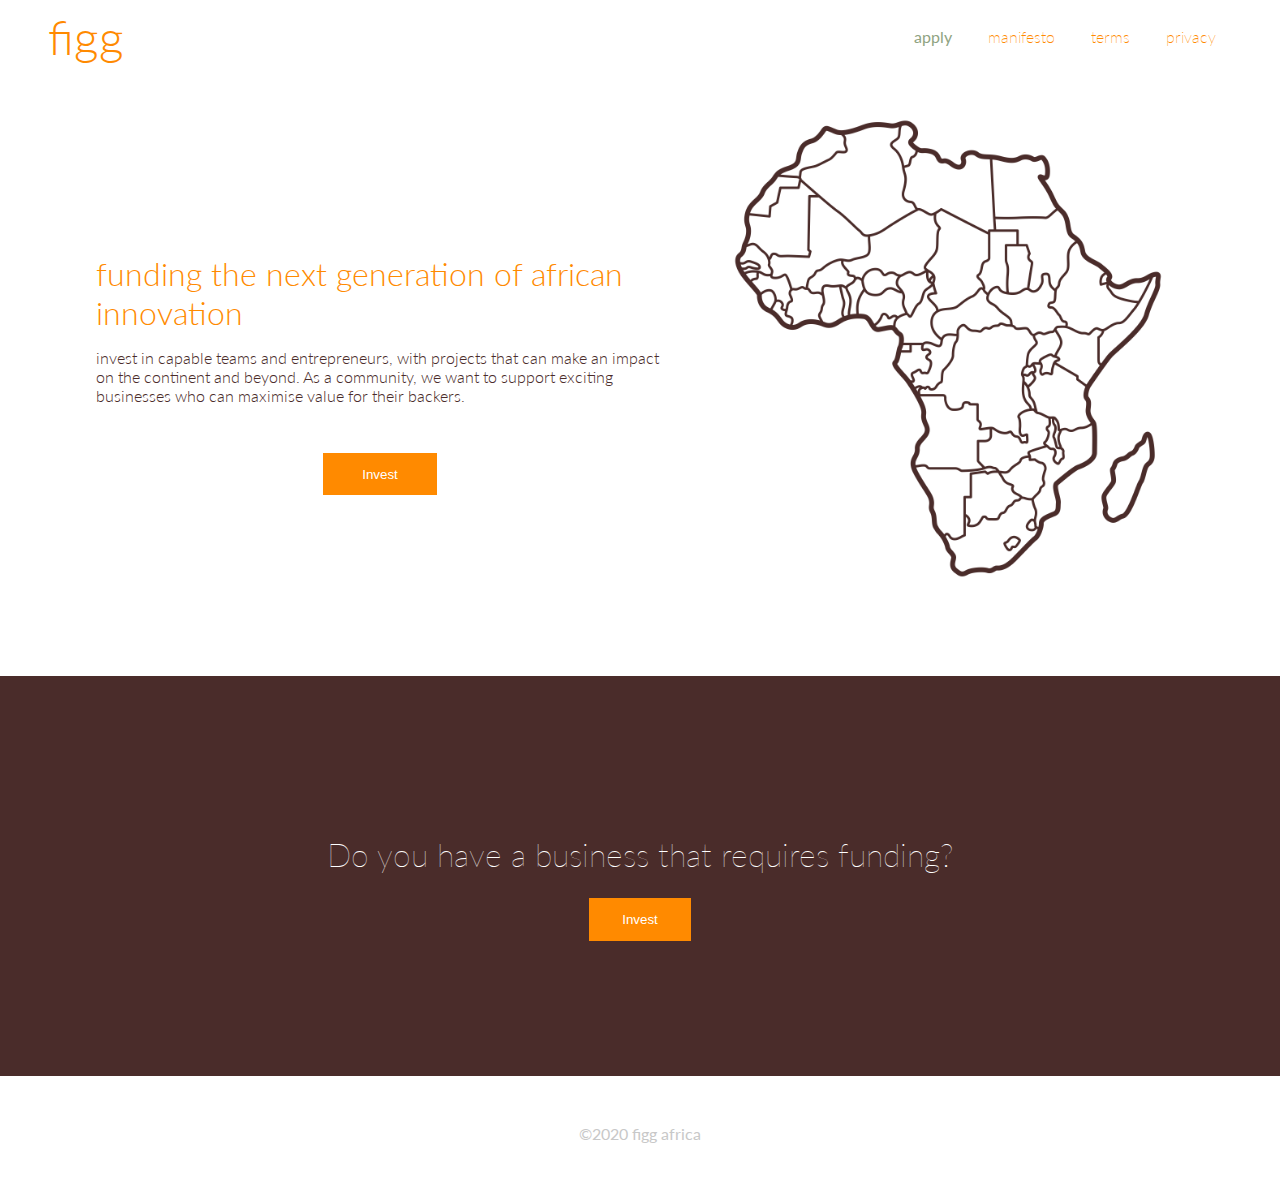
<file: index.html>
<!DOCTYPE html>
<html lang="en">
<head>
    <meta charset="UTF-8">
    <meta name="viewport" content="width=device-width, initial-scale=1.0">
    <meta http-equiv="X-UA-Compatible" content="ie=edge">
    <link rel="stylesheet" type = "text/css" href="CSS/reset.css">
    <link rel="stylesheet" type = "text/css" href="CSS/style.css">
    <link href="https://fonts.googleapis.com/css2?family=Lato:ital,wght@0,100;0,300;0,400;0,700;0,900;1,100;1,300;1,400;1,700;1,900&display=swap" rel="stylesheet">
    <title>figg</title>
</head>
<body>
    <div class="home-container">
        <header class="page-header">
            <section class="nav-header">
                <h1>figg</h1>
            </section>
            <nav class="page-nav">
                <ul>
                    <li><a href="#"><span class = "diff-nav">apply</span></a></li>
                    <li><a href="manifesto.html">manifesto</a></li>
                    <li><a href="terms.html">terms</a></li>
                    <li><a href="privacy.html">privacy</a></li>
                </ul>
            </nav>
        </header>
        <main class="home-body">
            <section class="home-banner">
                <div class="banner-text">
                    <h1>funding the next generation of african <span class="intro-subtitle" id="intro-loader">innovation</span></h1>
                    <p>invest in capable teams and entrepreneurs, with projects that can make an impact on the continent and beyond. As a community, we want to support exciting businesses who can maximise value for their backers.</p>
                    <a href="#"><button>Invest</button></a>
                </div>
                <div class="banner-image">
                    <img src="images/africa.png" alt="african map">
                </div>
            </section>
            <section class="home-sec-two">
                <h1>Do you have a business that requires funding?</h1>
                <a href="#"><button>Invest</button></a>
            </section>
        </main>
        <footer>
            <p>&copy;2020 figg africa</p>
        </footer>
    </div>
    <script src="index.js"></script>
</body>
</html>
</file>
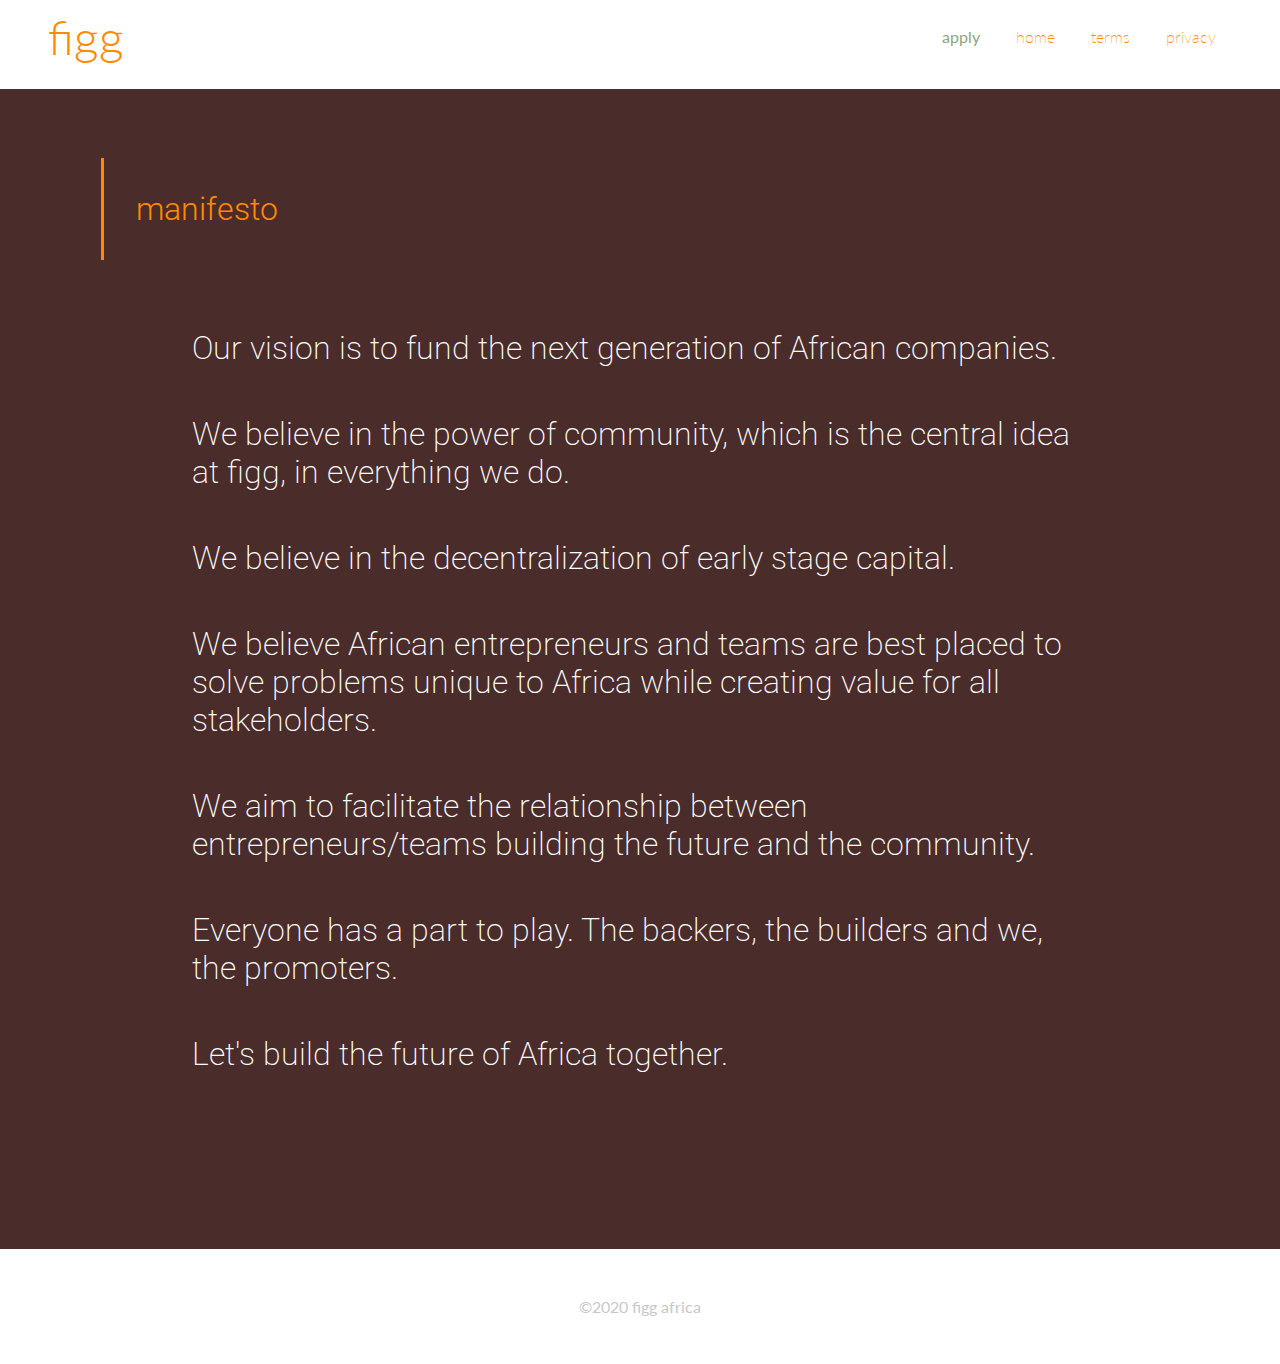
<file: manifesto.html>
<!DOCTYPE html>
<html lang="en">
<head>
    <meta charset="UTF-8">
    <meta name="viewport" content="width=device-width, initial-scale=1.0">
    <meta http-equiv="X-UA-Compatible" content="ie=edge">
    <link rel="stylesheet" type = "text/css" href="CSS/reset.css">
    <link rel="stylesheet" type = "text/css" href="CSS/style.css">
    <link href="https://fonts.googleapis.com/css2?family=Lato:ital,wght@0,100;0,300;0,400;0,700;0,900;1,100;1,300;1,400;1,700;1,900&display=swap" rel="stylesheet">
    <link href="https://fonts.googleapis.com/css2?family=Roboto:ital,wght@0,100;0,300;0,400;0,500;0,700;0,900;1,100;1,300;1,400;1,500;1,700;1,900&display=swap" rel="stylesheet">
    <title>figg</title>
</head>
<body>
    <div class="mani-container">
        <header class="page-header">
            <section class="nav-header">
                <a href="index.html"><h1>figg</h1></a>
            </section>
            <nav class="page-nav">
                <ul>
                    <li><a href="#"><span class = "diff-nav">apply</span></a></li>
                    <li><a href="index.html">home</a></li>
                    <li><a href="terms.html">terms</a></li>
                    <li><a href="privacy.html">privacy</a></li>
                </ul>
            </nav>
        </header>
        <main class="manifesto-body">
            <section class="mani-header">
                <h1 class="page-title">manifesto</h1>
            </section>
            <section class="mani-text">
                <p>Our vision is to fund the next generation of African companies.</p>
                <p>We believe in the power of community, which is the central idea at figg, in everything we do.</p>
                <p>We believe in the decentralization of early stage capital.</p>
                <p>We believe African entrepreneurs and teams are best placed to solve problems unique to Africa while creating value for all stakeholders.</p>
                <p>We aim to facilitate the relationship between entrepreneurs/teams building the future and the community.</p>
                <p>Everyone has a part to play. The backers, the builders and we, the promoters.</p>
                <p>Let's build the future of Africa together.</p>
            </section>
        </main>
        <footer>
            <p>&copy;2020 figg africa</p>
        </footer>
    </div>
</body>
</html>
</file>
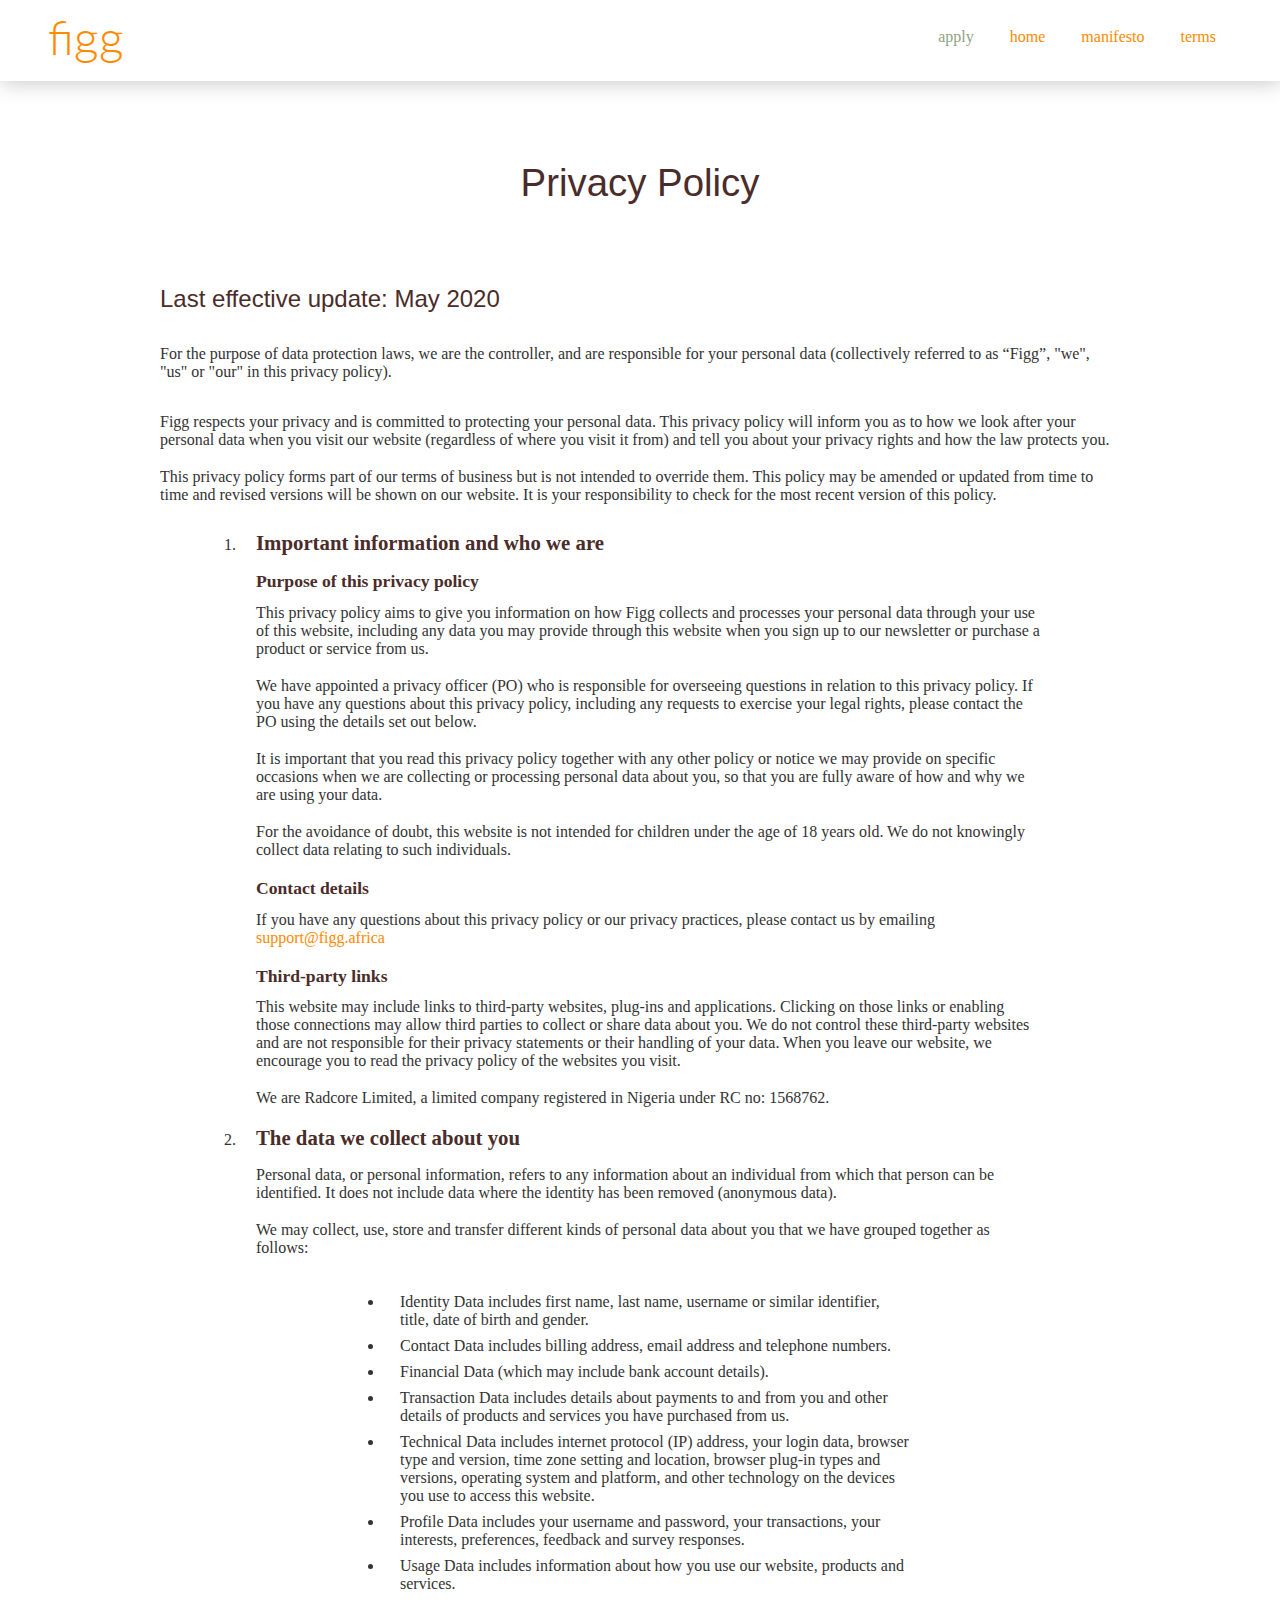
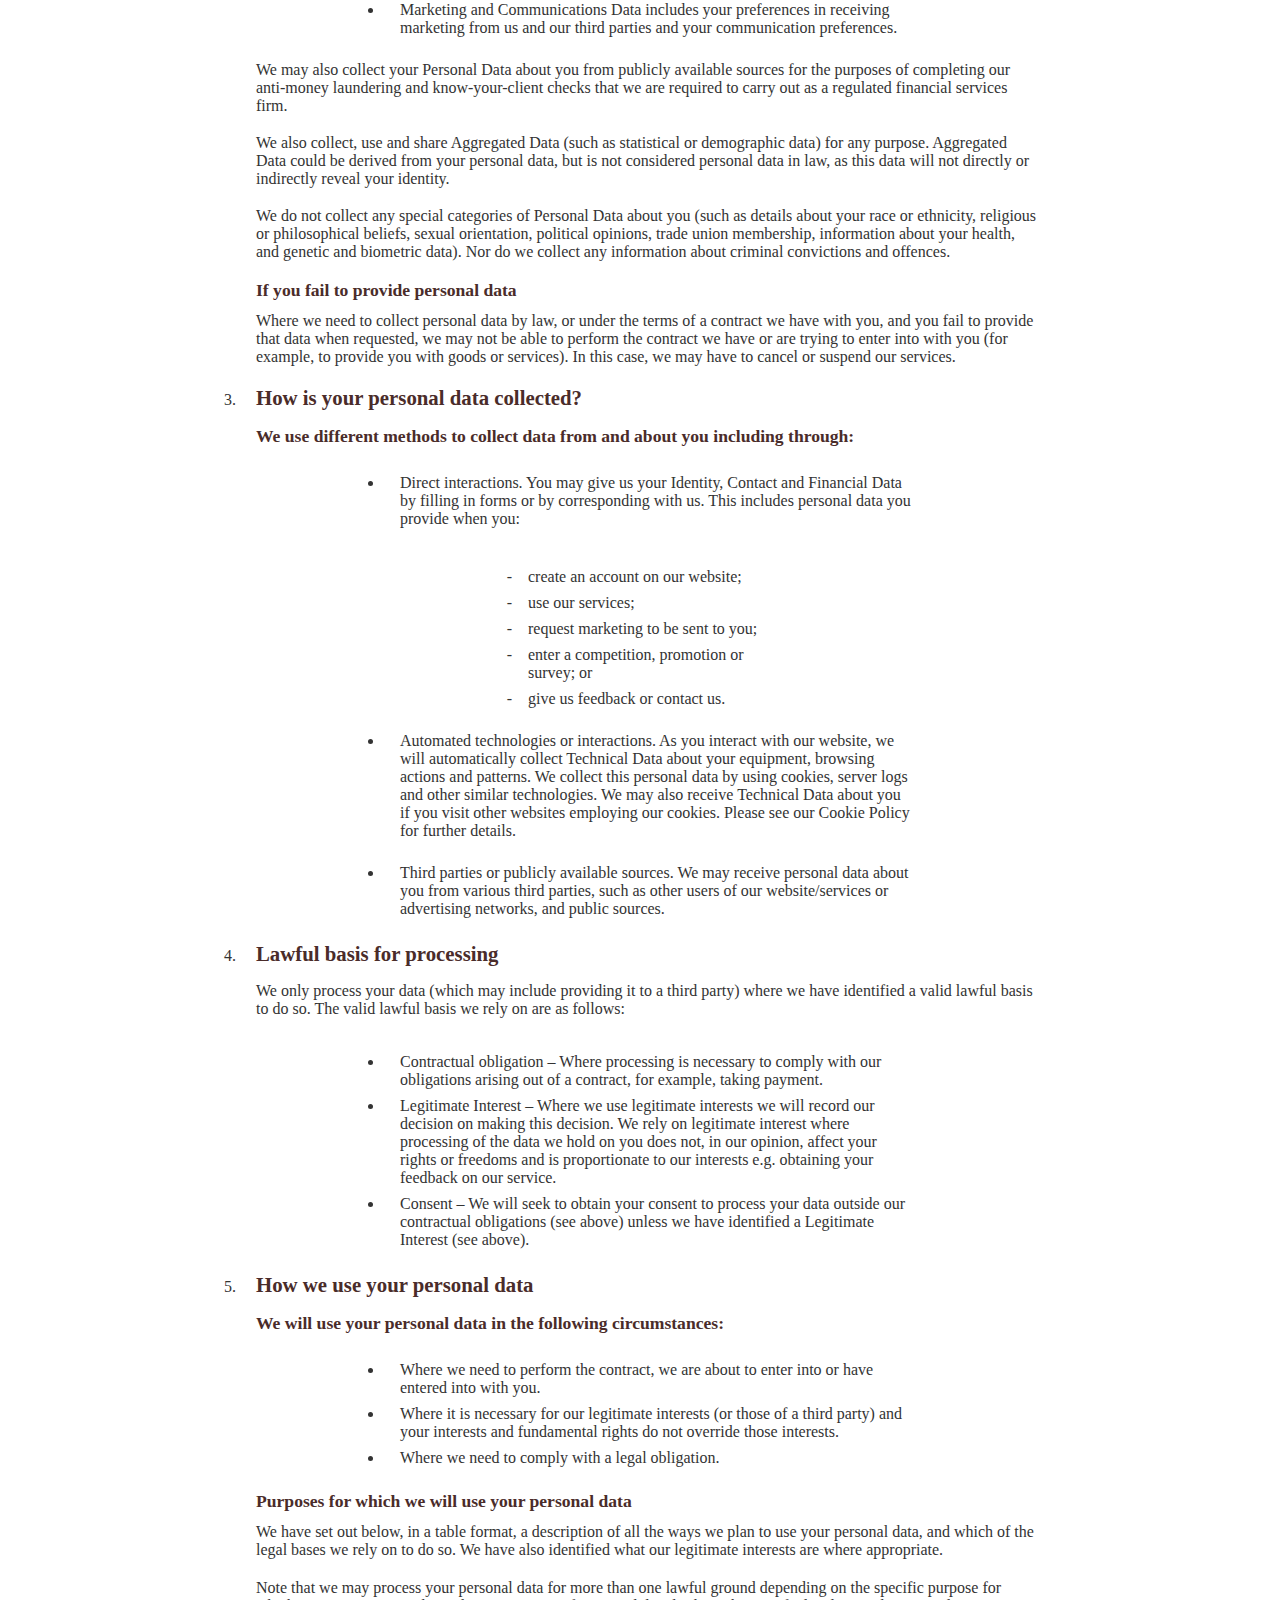
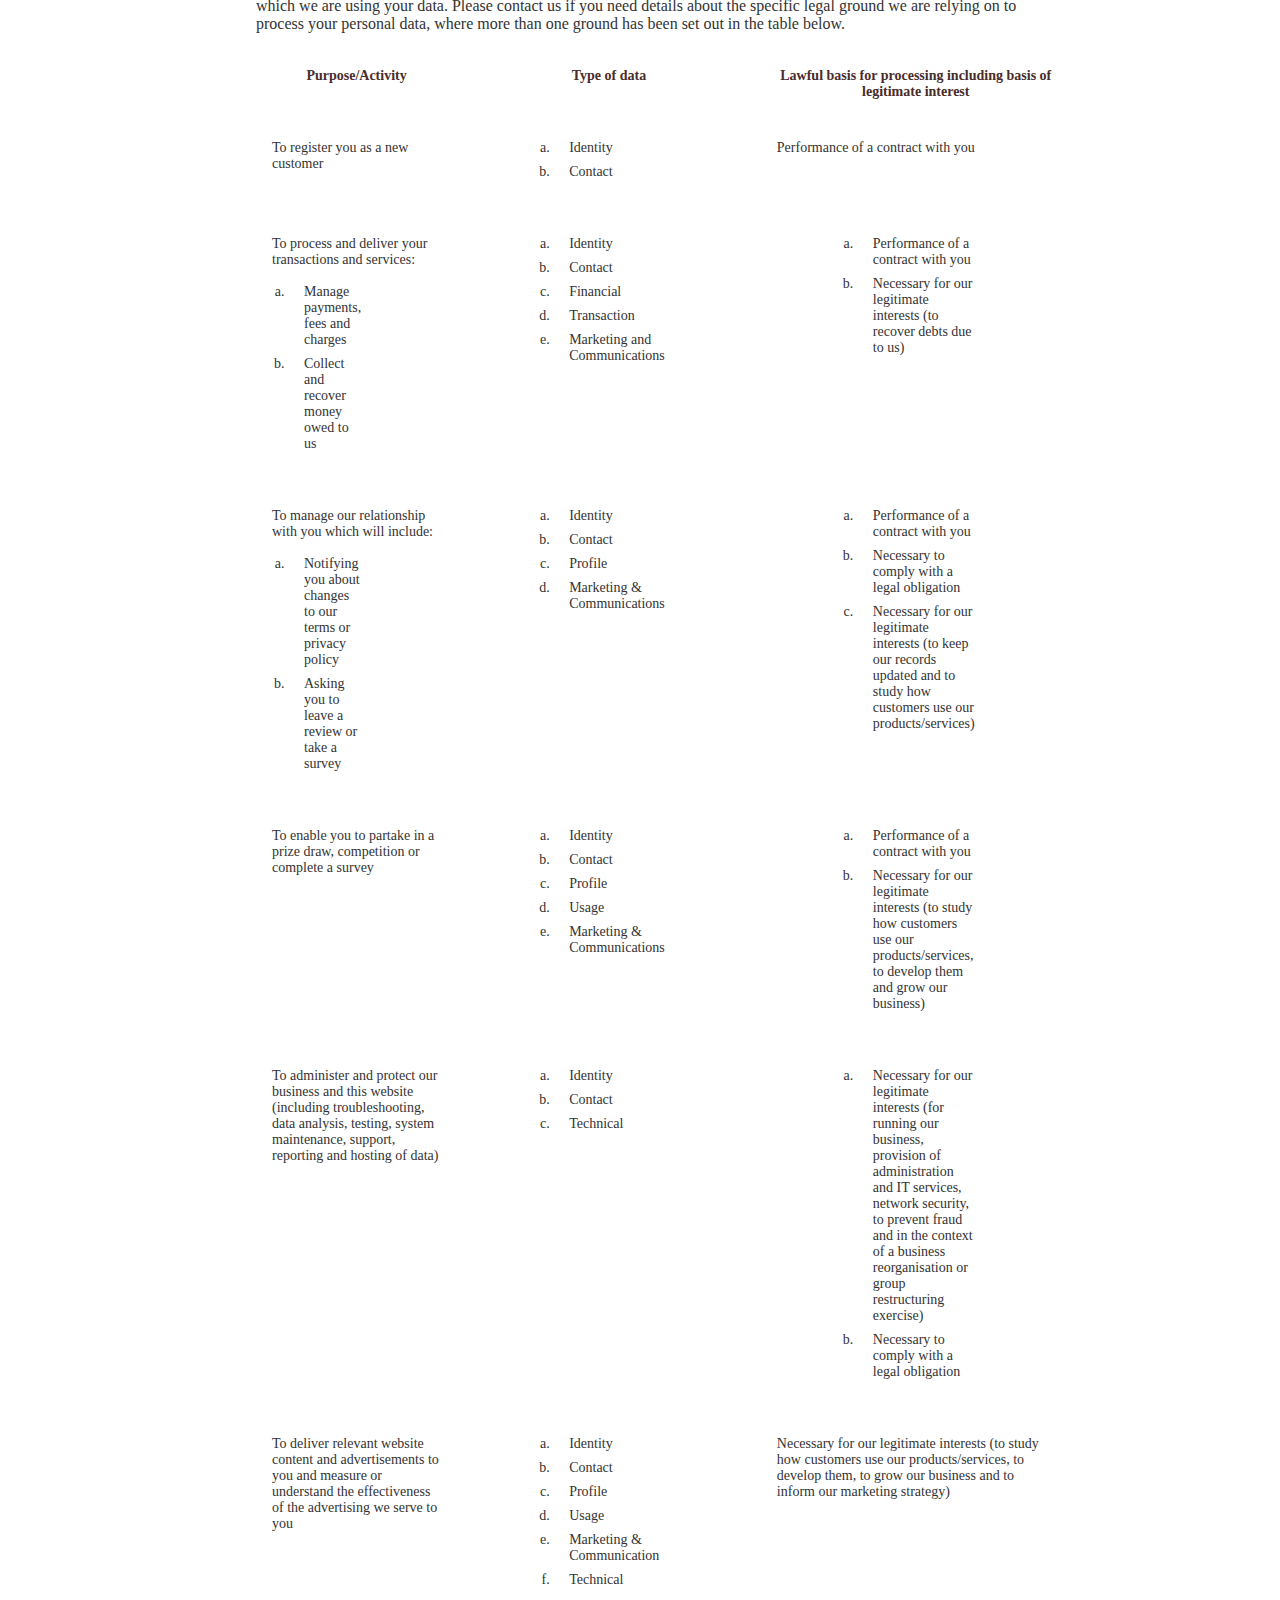
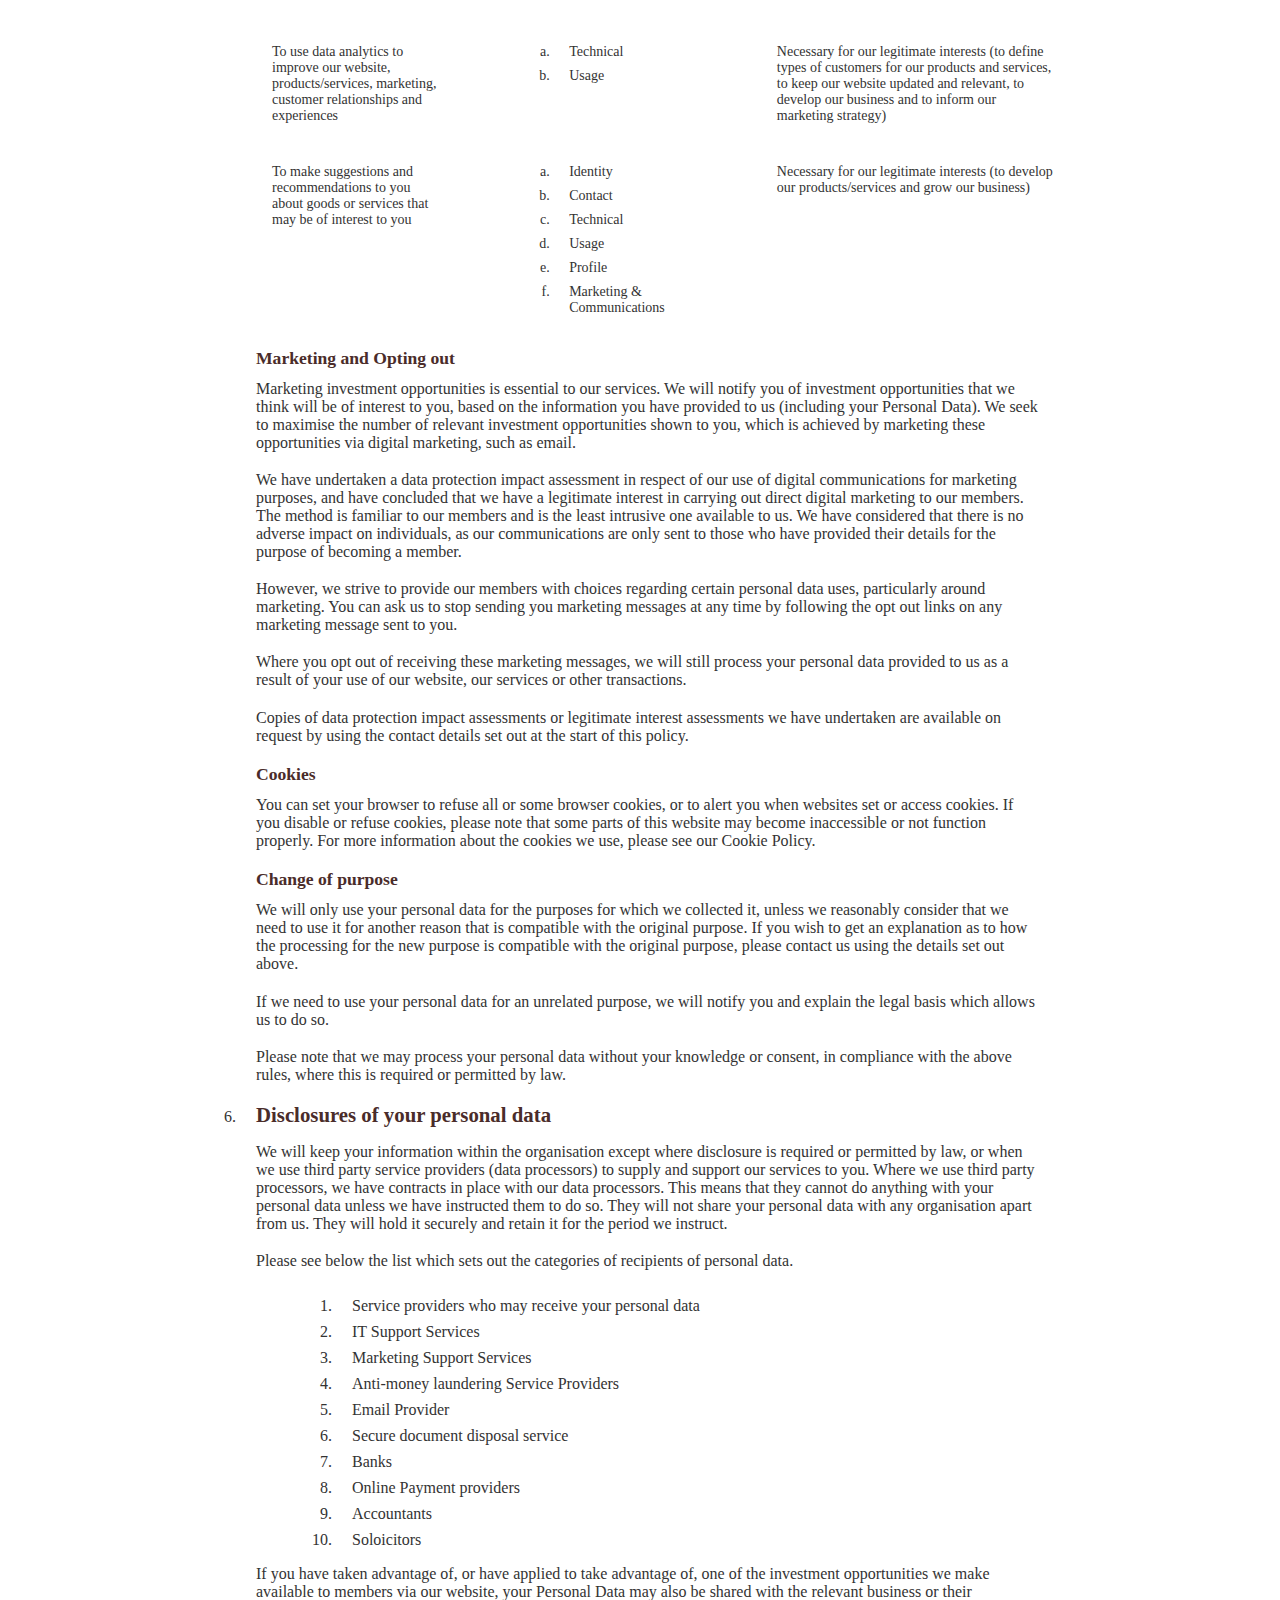
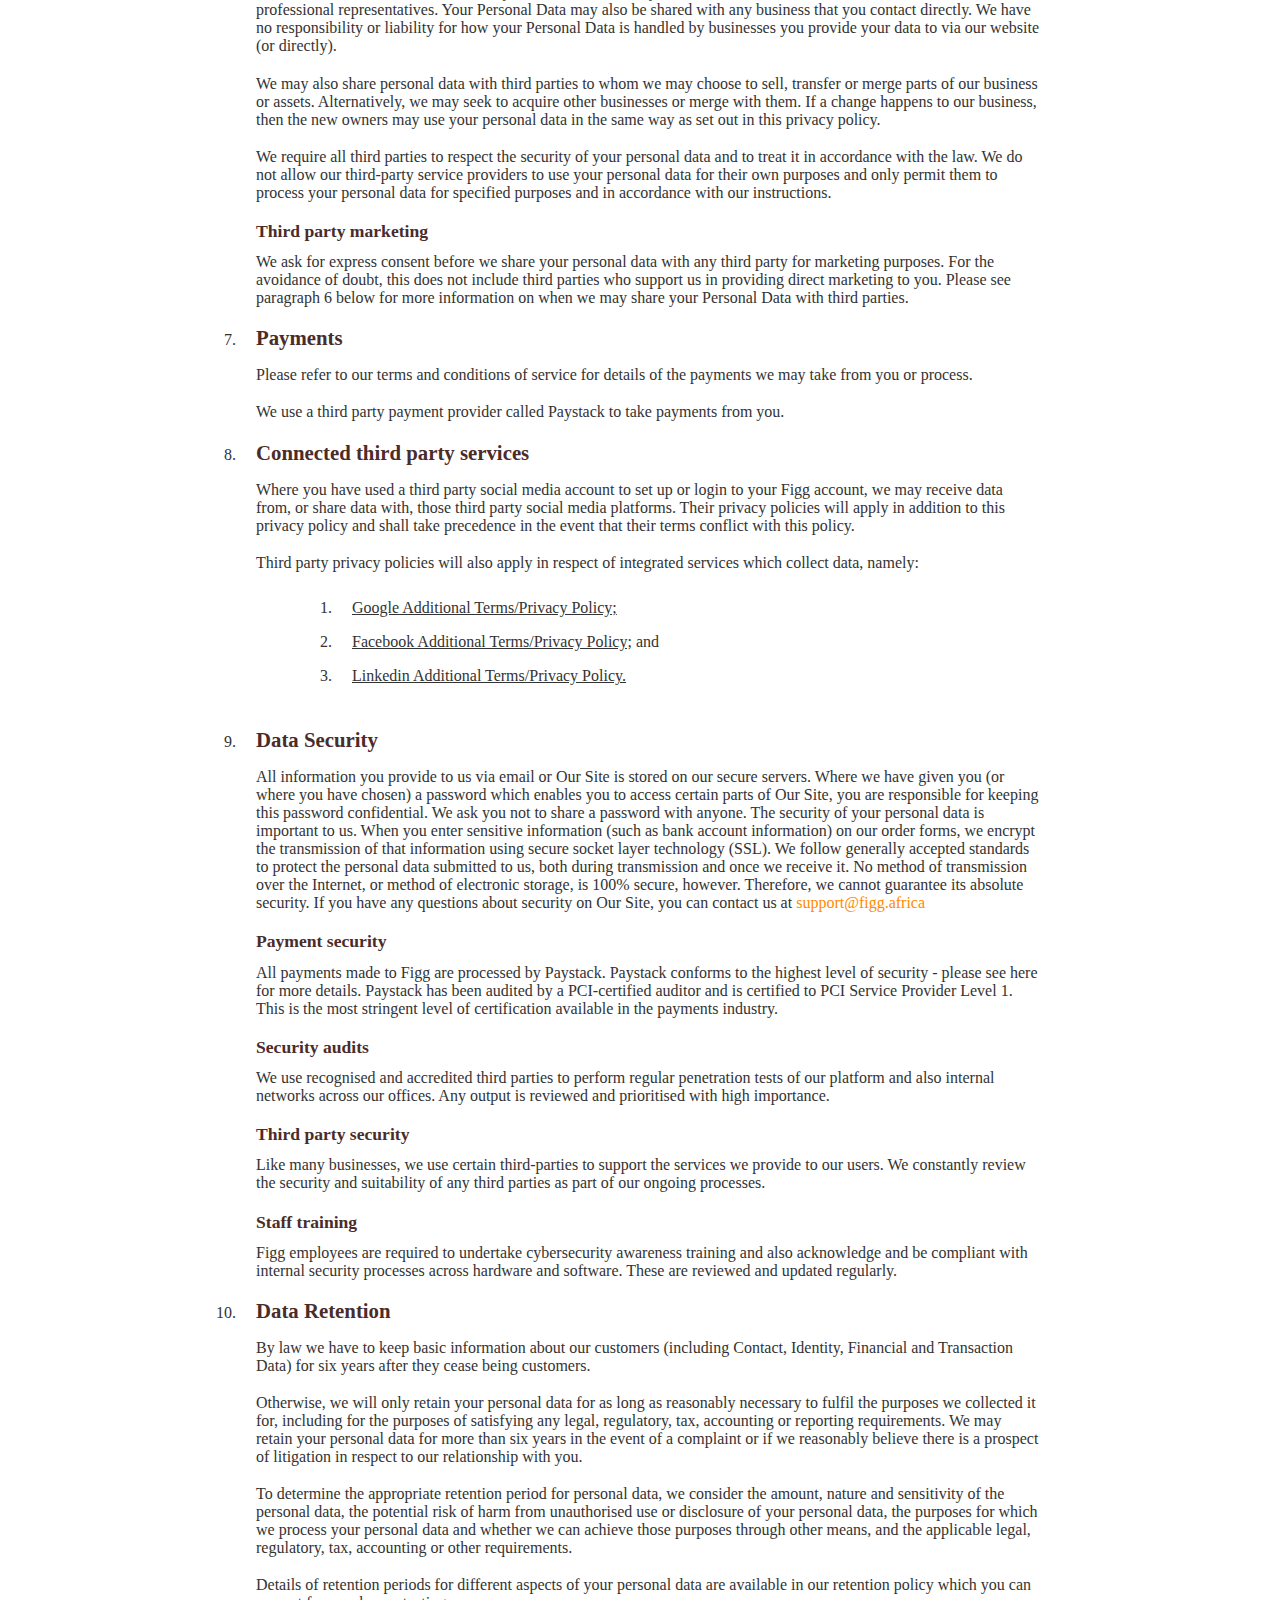
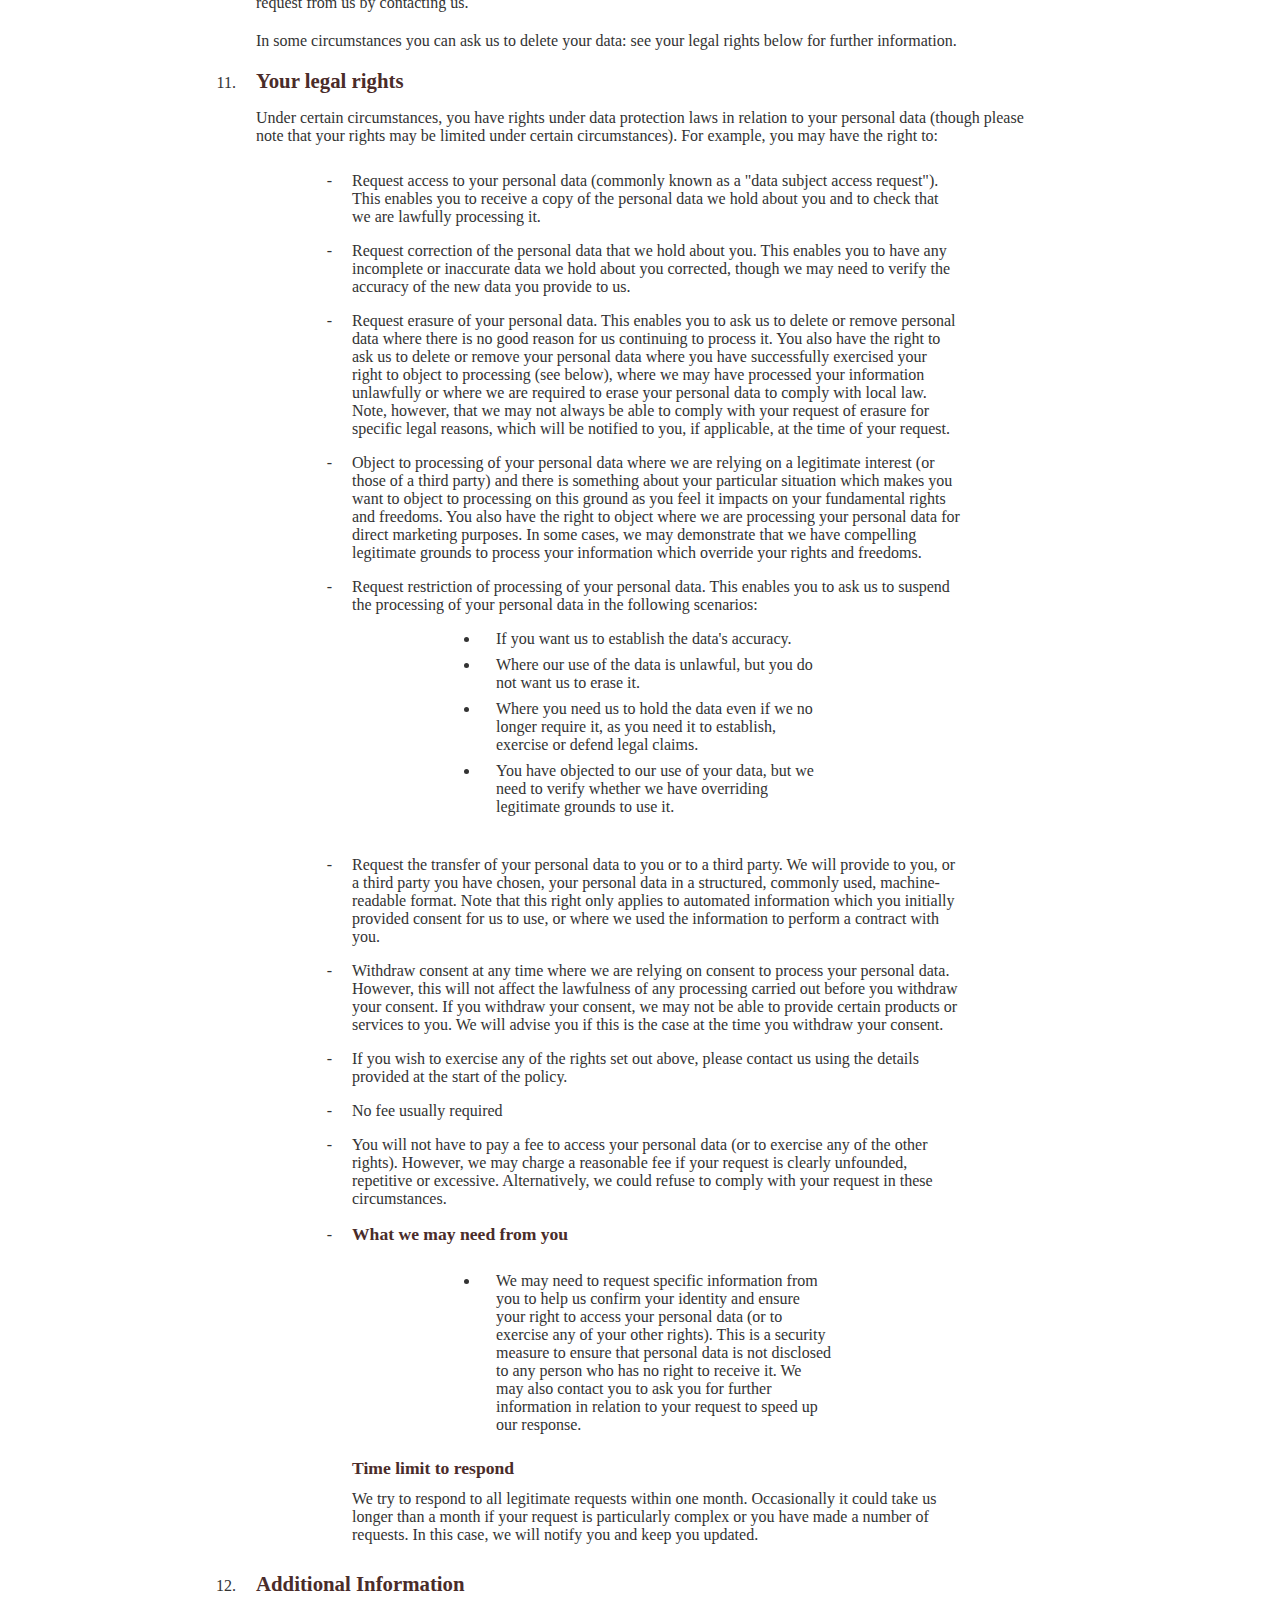
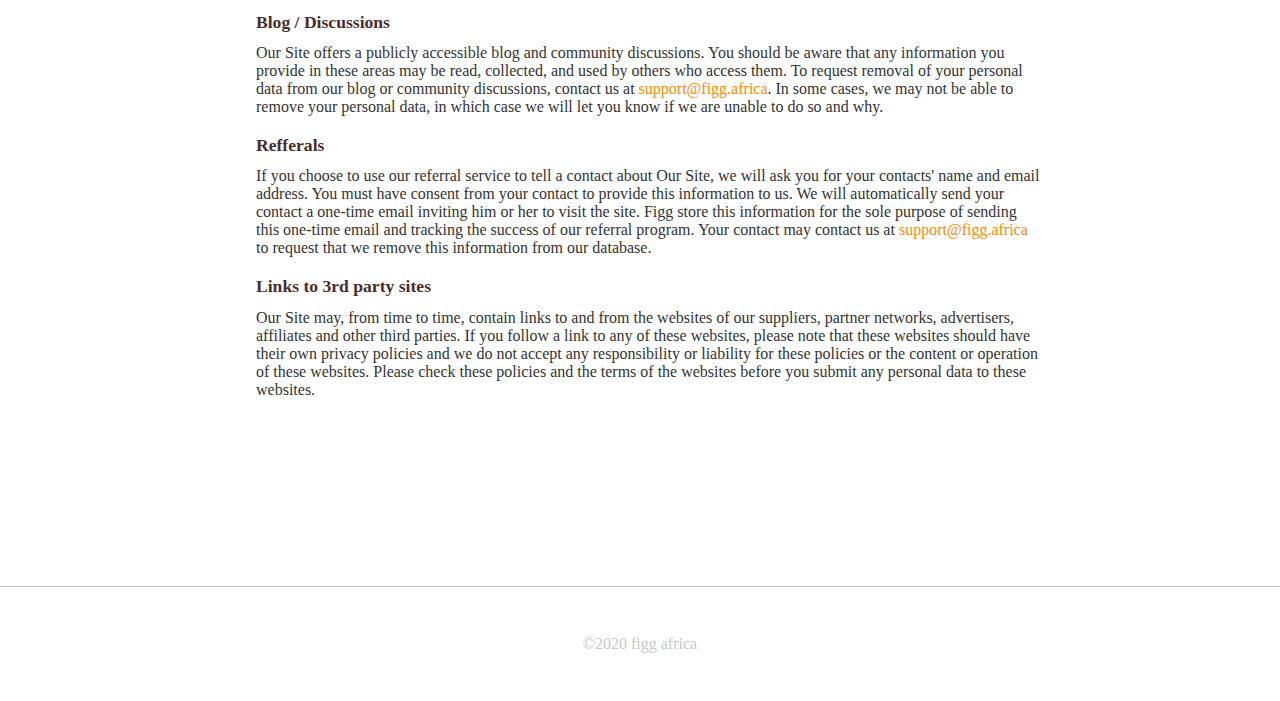
<file: privacy.html>
<!DOCTYPE html>
<html lang="en">
<head>
    <meta charset="UTF-8">
    <meta name="viewport" content="width=device-width, initial-scale=1.0">
    <meta http-equiv="X-UA-Compatible" content="ie=edge">
    <link rel="stylesheet" type = "text/css" href="CSS/reset.css">
    <link rel="stylesheet" type = "text/css" href="CSS/style.css">
    <link href="https://fonts.googleapis.com/css2?family=Lato:ital,wght@0,100;0,300;0,400;0,700;0,900;1,100;1,300;1,400;1,700;1,900&display=swap" rel="stylesheet">
    <link href="https://fonts.googleapis.com/css2?family=Roboto:ital,wght@0,100;0,300;0,400;0,500;0,700;0,900;1,100;1,300;1,400;1,500;1,700;1,900&display=swap" rel="stylesheet">
    <title>figg</title>
</head>
<body>
    <div class="terms-container">
        <header class="page-header">
            <section class="nav-header">
                <a href="index.html"><h1>figg</h1></a>
            </section>
            <nav class="page-nav">
                <ul>
                    <li><a href="#"><span class = "diff-nav">apply</span></a></li>
                    <li><a href="index.html">home</a></li>
                    <li><a href="manifesto.html">manifesto</a></li>
                    <li><a href="terms.html">terms</a></li>
                </ul>
            </nav>
        </header>
        <main class="terms-body privacy-body">
            <section class="terms-header">
                <h1 class="terms-page-title">Privacy Policy</h1>
            </section>
            <section class="privacy-date">
                <h2>Last effective update: May 2020</h2>
            </section>
            <section class="terms-content-section-one andprivacy">
                <p><i>For the purpose of data protection laws, we are the controller, and are responsible for your personal data (collectively referred to as “Figg”, "we", "us" or "our" in this privacy policy).</i></p>
            </section>
            <section class="terms-content-sections">
                <section class="terms-content-section">
                    <p>Figg respects your privacy and is committed to protecting your personal data. This privacy policy will inform you as to how we look after your personal data when you visit our website (regardless of where you visit it from) and tell you about your privacy rights and how the law protects you.</p>
                    <p>This privacy policy forms part of our terms of business but is not intended to override them. This policy may be amended or updated from time to time and revised versions will be shown on our website. It is your responsibility to check for the most recent version of this policy. </p>
                </section>
                <section class="terms-content-section">
                    <ol>
                        <li>
                            <h4>Important information and who we are</h4>
                            <h5>Purpose of this privacy policy</h5>
                            <p>This privacy policy aims to give you information on how Figg collects and processes your personal data through your use of this website, including any data you may provide through this website when you sign up to our newsletter or purchase a product or service from us.</p>
                            <p>We have appointed a privacy officer (PO) who is responsible for overseeing questions in relation to this privacy policy. If you have any questions about this privacy policy, including any requests to exercise your legal rights, please contact the PO using the details set out below.</p>
                            <p>It is important that you read this privacy policy together with any other policy or notice we may provide on specific occasions when we are collecting or processing personal data about you, so that you are fully aware of how and why we are using your data.</p>
                            <p>For the avoidance of doubt, this website is not intended for children under the age of 18 years old. We do not knowingly collect data relating to such individuals.</p>
                            <h5>Contact details </h5>
                            <p>If you have any questions about this privacy policy or our privacy practices, please contact us by emailing <a href="mailto:support@figg.africa">support@figg.africa</a></p>
                            <h5>Third-party links</h5>
                            <p>This website may include links to third-party websites, plug-ins and applications. Clicking on those links or enabling those connections may allow third parties to collect or share data about you. We do not control these third-party websites and are not responsible for their privacy statements or their handling of your data. When you leave our website, we encourage you to read the privacy policy of the websites you visit.</p>
                            <p>We are Radcore Limited, a limited company registered in Nigeria under RC no: 1568762.</p>
                        </li>
                        <li>
                            <h4>The data we collect about you</h4>
                            <p>Personal data, or personal information, refers to any information about an individual from which that person can be identified. It does not include data where the identity has been removed (anonymous data).</p>
                            <p>We may collect, use, store and transfer different kinds of personal data about you that we have grouped together as follows:</p>
                            <div class="nested-list">
                                <ul>
                                    <li>Identity Data includes first name, last name, username or similar identifier, title, date of birth and gender.</li>
                                    <li>Contact Data includes billing address, email address and telephone numbers.</li>
                                    <li>Financial Data (which may include bank account details).</li>
                                    <li>Transaction Data includes details about payments to and from you and other details of products and services you have purchased from us.</li>
                                    <li>Technical Data includes internet protocol (IP) address, your login data, browser type and version, time zone setting and location, browser plug-in types and versions, operating system and platform, and other technology on the devices you use to access this website.</li>
                                    <li>Profile Data includes your username and password, your transactions, your interests, preferences, feedback and survey responses.</li>
                                    <li>Usage Data includes information about how you use our website, products and services.</li>
                                    <li>Marketing and Communications Data includes your preferences in receiving marketing from us and our third parties and your communication preferences.</li>
                                </ul>
                            </div>
                            <p>We may also collect your Personal Data about you from publicly available sources for the purposes of completing our anti-money laundering and know-your-client checks that we are required to carry out as a regulated financial services firm.</p>
                            <p>We also collect, use and share Aggregated Data (such as statistical or demographic data) for any purpose. Aggregated Data could be derived from your personal data, but is not considered personal data in law, as this data will not directly or indirectly reveal your identity.</p>
                            <p>We do not collect any special categories of Personal Data about you (such as details about your race or ethnicity, religious or philosophical beliefs, sexual orientation, political opinions, trade union membership, information about your health, and genetic and biometric data). Nor do we collect any information about criminal convictions and offences.</p>
                            <h5>If you fail to provide personal data</h5>
                            <p>Where we need to collect personal data by law, or under the terms of a contract we have with you, and you fail to provide that data when requested, we may not be able to perform the contract we have or are trying to enter into with you (for example, to provide you with goods or services). In this case, we may have to cancel or suspend our services.</p>
                        </li>
                        <li>
                            <h4>How is your personal data collected?</h4>
                            <h5>We use different methods to collect data from and about you including through:</h5>
                            <div class="nested-list">
                                <ul>
                                    <li style="margin-bottom: 1.5rem;">Direct interactions. You may give us your Identity, Contact and Financial Data by filling in forms or by corresponding with us. This includes personal data you provide when you:</li>
                                    <div class="nested-list privacy-nested-list">
                                        <ul>
                                            <li>create an account on our website;</li>
                                            <li>use our services;</li>
                                            <li>request marketing to be sent to you;</li>
                                            <li>enter a competition, promotion or survey; or</li>
                                            <li>give us feedback or contact us.</li>
                                        </ul>
                                    </div>
                                    <li style= "margin-bottom: 1.5rem;">Automated technologies or interactions. As you interact with our website, we will automatically collect Technical Data about your equipment, browsing actions and patterns. We collect this personal data by using cookies, server logs and other similar technologies. We may also receive Technical Data about you if you visit other websites employing our cookies. Please see our Cookie Policy for further details.</li>
                                    <li>Third parties or publicly available sources. We may receive personal data about you from various third parties, such as other users of our website/services or advertising networks, and public sources.</li>
                                </ul>
                            </div>
                        </li>
                        <li>
                            <h4>Lawful basis for processing</h4>
                            <p>We only process your data (which may include providing it to a third party) where we have identified a valid lawful basis to do so. The valid lawful basis we rely on are as follows:</p>
                            <div class="nested-list">
                                <ul>
                                    <li>Contractual obligation – Where processing is necessary to comply with our obligations arising out of a contract, for example, taking payment.</li>
                                    <li>Legitimate Interest – Where we use legitimate interests we will record our decision on making this decision. We rely on legitimate interest where processing of the data we hold on you does not, in our opinion, affect your rights or freedoms and is proportionate to our interests e.g. obtaining your feedback on our service.</li>
                                    <li>Consent – We will seek to obtain your consent to process your data outside our contractual obligations (see above) unless we have identified a Legitimate Interest (see above).</li>
                                </ul>
                            </div>
                        </li>
                        <li>
                            <h4>How we use your personal data</h4>
                            <h5>We will use your personal data in the following circumstances:</h5>
                            <div class="nested-list">
                                <ul>
                                    <li>Where we need to perform the contract, we are about to enter into or have entered into with you.</li>
                                    <li>Where it is necessary for our legitimate interests (or those of a third party) and your interests and fundamental rights do not override those interests.</li>
                                    <li>Where we need to comply with a legal obligation.</li>
                                </ul>
                            </div>
                            <h5>Purposes for which we will use your personal data</h5>
                            <p>We have set out below, in a table format, a description of all the ways we plan to use your personal data, and which of the legal bases we rely on to do so. We have also identified what our legitimate interests are where appropriate.</p>
                            <p>Note that we may process your personal data for more than one lawful ground depending on the specific purpose for which we are using your data. Please contact us if you need details about the specific legal ground we are relying on to process your personal data, where more than one ground has been set out in the table below.</p>
                            <table>
                                <tr>
                                    <th>Purpose/Activity</th>
                                    <th>Type of data</th>
                                    <th>Lawful basis for processing including basis of legitimate interest</th>
                                </tr>
                                <tr>
                                    <td>To register you as a new customer</td>
                                    <td class="table-list">
                                        <ol type="a">
                                            <li>Identity</li>
                                            <li>Contact</li>
                                        </ol>
                                    </td>
                                    <td>Performance of a contract with you</td>
                                </tr>
                                <tr>
                                    <td class="table-list table-list-style2">
                                        To process and deliver your transactions and services:
                                        <ol type="a">
                                            <li> Manage payments, fees and charges</li>
                                            <li>Collect and recover money owed to us</li>
                                        </ol>
                                    </td>
                                    <td class="table-list"> 
                                        <ol type="a">
                                            <li>Identity</li>
                                            <li>Contact</li>
                                            <li>Financial</li>
                                            <li>Transaction</li>
                                            <li>Marketing and Communications</li>
                                        </ol>
                                    </td>
                                    <td class="table-list">
                                        <ol type="a">
                                            <li> Performance of a contract with you</li>
                                            <li>Necessary for our legitimate interests (to recover debts due to us)</li>
                                        </ol>
                                    </td>
                                </tr>
                                <tr>
                                    <td class="table-list table-list-style2">To manage our relationship with you which will include:
                                        <ol type="a">
                                            <li>Notifying you about changes to our terms or privacy policy</li>
                                            <li>Asking you to leave a review or take a survey</li>
                                        </ol>
                                    </td>
                                    <td class="table-list">
                                        <ol type="a">
                                            <li>Identity</li>
                                            <li>Contact</li>
                                            <li>Profile</li>
                                            <li>Marketing & Communications</li>
                                        </ol>
                                    </td>
                                    <td class="table-list">
                                        <ol type="a">
                                            <li>Performance of a contract with you</li>
                                            <li>Necessary to comply with a legal obligation </li>
                                            <li>Necessary for our legitimate interests (to keep our records updated and to study how customers use our products/services)</li>
                                        </ol>
                                    </td>
                                </tr>
                                <tr>
                                    <td>To enable you to partake in a prize draw, competition or complete a survey</td>
                                    <td class="table-list">
                                        <ol type="a">
                                            <li>Identity</li>
                                            <li>Contact</li>
                                            <li>Profile</li>
                                            <li>Usage</li>
                                            <li>Marketing & Communications</li>
                                        </ol>
                                    </td>
                                    <td class="table-list">
                                        <ol type="a">
                                            <li>Performance of a contract with you</li>
                                            <li> Necessary for our legitimate interests (to study how customers use our products/services, to develop them and grow our business)</li>
                                        </ol>
                                    </td>
                                </tr>
                                <tr>
                                    <td>To administer and protect our business and this website (including troubleshooting, data analysis, testing, system maintenance, support, reporting and hosting of data)</td>
                                    <td class="table-list">
                                        <ol type="a">
                                            <li>Identity</li>
                                            <li>Contact</li>
                                            <li>Technical</li>
                                        </ol>
                                    </td>
                                    <td class="table-list">
                                        <ol type="a">
                                            <li>Necessary for our legitimate interests (for running our business, provision of administration and IT services, network security, to prevent fraud and in the context of a business reorganisation or group restructuring exercise)</li>
                                            <li>Necessary to comply with a legal obligation</li>
                                        </ol>
                                    </td>
                                </tr>
                                <tr>
                                    <td>To deliver relevant website content and advertisements to you and measure or understand the effectiveness of the advertising we serve to you</td>
                                    <td class="table-list">
                                        <ol type="a">
                                            <li>Identity</li>
                                            <li>Contact</li>
                                            <li>Profile</li>
                                            <li>Usage</li>
                                            <li>Marketing & Communication</li>
                                            <li>Technical</li>
                                        </ol>
                                    </td>
                                    <td>Necessary for our legitimate interests (to study how customers use our products/services, to develop them, to grow our business and to inform our marketing strategy)</td>
                                </tr>
                                <tr>
                                    <td>To use data analytics to improve our website, products/services, marketing, customer relationships and experiences</td>
                                    <td class="table-list">
                                        <ol type="a">
                                            <li>Technical</li>
                                            <li>Usage</li>
                                        </ol>
                                    </td>
                                    <td>Necessary for our legitimate interests (to define types of customers for our products and services, to keep our website updated and relevant, to develop our business and to inform our marketing strategy)</td>
                                </tr>
                                <tr>
                                    <td>To make suggestions and recommendations to you about goods or services that may be of interest to you</td>
                                    <td class="table-list">
                                        <ol type="a">
                                            <li>Identity</li>
                                            <li>Contact</li>
                                            <li>Technical</li>
                                            <li>Usage</li>
                                            <li>Profile</li>
                                            <li>Marketing & Communications</li>
                                        </ol>
                                    </td>
                                    <td>Necessary for our legitimate interests (to develop our products/services and grow our business)</td>
                                </tr>
                            </table>
                            <h5>Marketing and Opting out</h5>
                            <p>Marketing investment opportunities is essential to our services. We will notify you of investment opportunities that we think will be of interest to you, based on the information you have provided to us (including your Personal Data). We seek to maximise the number of relevant investment opportunities shown to you, which is achieved by marketing these opportunities via digital marketing, such as email.</p>
                            <p>We have undertaken a data protection impact assessment in respect of our use of digital communications for marketing purposes, and have concluded that we have a legitimate interest in carrying out direct digital marketing to our members. The method is familiar to our members and is the least intrusive one available to us. We have considered that there is no adverse impact on individuals, as our communications are only sent to those who have provided their details for the purpose of becoming a member.</p>
                            <p>However, we strive to provide our members with choices regarding certain personal data uses, particularly around marketing. You can ask us to stop sending you marketing messages at any time by following the opt out links on any marketing message sent to you.</p>
                            <p>Where you opt out of receiving these marketing messages, we will still process your personal data provided to us as a result of your use of our website, our services or other transactions.</p>
                            <p>Copies of data protection impact assessments or legitimate interest assessments we have undertaken are available on request by using the contact details set out at the start of this policy.</p>
                            <h5>Cookies</h5>
                            <p>You can set your browser to refuse all or some browser cookies, or to alert you when websites set or access cookies. If you disable or refuse cookies, please note that some parts of this website may become inaccessible or not function properly. For more information about the cookies we use, please see our Cookie Policy.</p>
                            <h5>Change of purpose</h5>
                            <p>We will only use your personal data for the purposes for which we collected it, unless we reasonably consider that we need to use it for another reason that is compatible with the original purpose. If you wish to get an explanation as to how the processing for the new purpose is compatible with the original purpose, please contact us using the details set out above.</p>
                            <p>If we need to use your personal data for an unrelated purpose, we will notify you and explain the legal basis which allows us to do so.</p>
                            <p>Please note that we may process your personal data without your knowledge or consent, in compliance with the above rules, where this is required or permitted by law.</p>
                        </li>
                        <li>
                            <h4>Disclosures of your personal data</h4>
                            <p>We will keep your information within the organisation except where disclosure is required or permitted by law, or when we use third party service providers (data processors) to supply and support our services to you. Where we use third party processors, we have contracts in place with our data processors. This means that they cannot do anything with your personal data unless we have instructed them to do so. They will not share your personal data with any organisation apart from us. They will hold it securely and retain it for the period we instruct.</p>
                            <p>Please see below the list which sets out the categories of recipients of personal data.</p>
                            <ol type="1" class="disclosure-list">
                                <li>Service providers who may receive your personal data</li>
                                <li>IT Support Services </li>
                                <li>Marketing Support Services</li>
                                <li>Anti-money laundering Service Providers </li>
                                <li>Email Provider</li>
                                <li>Secure document disposal service</li>
                                <li>Banks</li>
                                <li>Online Payment providers</li>
                                <li>Accountants</li>
                                <li>Soloicitors</li>
                            </ol>
                            <p>If you have taken advantage of, or have applied to take advantage of, one of the investment opportunities we make available to members via our website, your Personal Data may also be shared with the relevant business or their professional representatives. Your Personal Data may also be shared with any business that you contact directly. We have no responsibility or liability for how your Personal Data is handled by businesses you provide your data to via our website (or directly).</p>
                        <p>We may also share personal data with third parties to whom we may choose to sell, transfer or merge parts of our business or assets. Alternatively, we may seek to acquire other businesses or merge with them. If a change happens to our business, then the new owners may use your personal data in the same way as set out in this privacy policy.</p>
                        <p>We require all third parties to respect the security of your personal data and to treat it in accordance with the law. We do not allow our third-party service providers to use your personal data for their own purposes and only permit them to process your personal data for specified purposes and in accordance with our instructions.</p>
                        <h5>Third party marketing</h5>
                        <p>We ask for express consent before we share your personal data with any third party for marketing purposes. For the avoidance of doubt, this does not include third parties who support us in providing direct marketing to you. Please see paragraph 6 below for more information on when we may share your Personal Data with third parties.</p>
                        </li>
                        <li>
                            <h4>Payments</h4>
                            <p>Please refer to our terms and conditions of service for details of the payments we may take from you or process.</p>
                            <p>We use a third party payment provider called Paystack to take payments from you.</p>
                        </li>
                        <li class="third-party-links">
                            <h4>Connected third party services</h4>
                            <p>Where you have used a third party social media account to set up or login to your Figg account, we may receive data from, or share data with, those third party social media platforms. Their privacy policies will apply in addition to this privacy policy and shall take precedence in the event that their terms conflict with this policy.</p>
                            <p>Third party privacy policies will also apply in respect of integrated services which collect data, namely:
                                <ul style="list-style-type:disk;">
                                    <li><a href="https://policies.google.com/terms?hl=en-US">Google Additional Terms/Privacy Policy;</a></li>
                                    <li><a href="https://www.facebook.com/legal/FB_Work_Privacy">Facebook Additional Terms/Privacy Policy;</a> and</li>
                                    <li><a href="https://www.linkedin.com/legal/privacy-policy">Linkedin Additional Terms/Privacy Policy.</a></li>
                                </ul>
                            </p>
                        </li>
                        <li>
                            <h4>Data Security </h4>
                            <p>All information you provide to us via email or Our Site is stored on our secure servers. Where we have given you (or where you have chosen) a password which enables you to access certain parts of Our Site, you are responsible for keeping this password confidential. We ask you not to share a password with anyone. The security of your personal data is important to us. When you enter sensitive information (such as bank account information) on our order forms, we encrypt the transmission of that information using secure socket layer technology (SSL). We follow generally accepted standards to protect the personal data submitted to us, both during transmission and once we receive it. No method of transmission over the Internet, or method of electronic storage, is 100% secure, however. Therefore, we cannot guarantee its absolute security. If you have any questions about security on Our Site, you can contact us at <a href="mailto:support@figg.africa">support@figg.africa</a></p>
                            <h5>Payment security</h5>
                            <p>All payments made to Figg are processed by Paystack. Paystack conforms to the highest level of security - please see here for more details. Paystack has been audited by a PCI-certified auditor and is certified to PCI Service Provider Level 1. This is the most stringent level of certification available in the payments industry.</p>
                            <h5>Security audits</h5>
                            <p>We use recognised and accredited third parties to perform regular penetration tests of our platform and also internal networks across our offices. Any output is reviewed and prioritised with high importance.</p>
                            <h5>Third party security</h5>
                            <p>Like many businesses, we use certain third‑parties to support the services we provide to our users. We constantly review the security and suitability of any third parties as part of our ongoing processes.</p>
                            <h5>Staff training</h5>
                            <p>Figg employees are required to undertake cybersecurity awareness training and also acknowledge and be compliant with internal security processes across hardware and software. These are reviewed and updated regularly.</p>
                        </li>
                        <li>
                            <h4>Data Retention</h4>
                            <p>By law we have to keep basic information about our customers (including Contact, Identity, Financial and Transaction Data) for six years after they cease being customers.</p>
                            <p>Otherwise, we will only retain your personal data for as long as reasonably necessary to fulfil the purposes we collected it for, including for the purposes of satisfying any legal, regulatory, tax, accounting or reporting requirements. We may retain your personal data for more than six years in the event of a complaint or if we reasonably believe there is a prospect of litigation in respect to our relationship with you.</p>
                            <p>To determine the appropriate retention period for personal data, we consider the amount, nature and sensitivity of the personal data, the potential risk of harm from unauthorised use or disclosure of your personal data, the purposes for which we process your personal data and whether we can achieve those purposes through other means, and the applicable legal, regulatory, tax, accounting or other requirements.</p>
                            <p>Details of retention periods for different aspects of your personal data are available in our retention policy which you can request from us by contacting us.</p>
                            <p>In some circumstances you can ask us to delete your data: see your legal rights below for further information.</p>
                        </li>
                        <li>
                            <h4>Your legal rights</h4>
                            <p>Under certain circumstances, you have rights under data protection laws in relation to your personal data (though please note that your rights may be limited under certain circumstances). For example, you may have the right to:</p>
                            <ul class="nested-list">
                                <li>Request access to your personal data (commonly known as a "data subject access request"). This enables you to receive a copy of the personal data we hold about you and to check that we are lawfully processing it.</li>
                                <li>Request correction of the personal data that we hold about you. This enables you to have any incomplete or inaccurate data we hold about you corrected, though we may need to verify the accuracy of the new data you provide to us.</li>
                                <li>Request erasure of your personal data. This enables you to ask us to delete or remove personal data where there is no good reason for us continuing to process it. You also have the right to ask us to delete or remove your personal data where you have successfully exercised your right to object to processing (see below), where we may have processed your information unlawfully or where we are required to erase your personal data to comply with local law. Note, however, that we may not always be able to comply with your request of erasure for specific legal reasons, which will be notified to you, if applicable, at the time of your request.</li>
                                <li>Object to processing of your personal data where we are relying on a legitimate interest (or those of a third party) and there is something about your particular situation which makes you want to object to processing on this ground as you feel it impacts on your fundamental rights and freedoms. You also have the right to object where we are processing your personal data for direct marketing purposes. In some cases, we may demonstrate that we have compelling legitimate grounds to process your information which override your rights and freedoms.</li>
                                <li>Request restriction of processing of your personal data. This enables you to ask us to suspend the processing of your personal data in the following scenarios:
                                    <ul class="nested-list">
                                        <li>If you want us to establish the data's accuracy. </li>
                                        <li>Where our use of the data is unlawful, but you do not want us to erase it.</li>
                                        <li>Where you need us to hold the data even if we no longer require it, as you need it to establish, exercise or defend legal claims.</li>
                                        <li>You have objected to our use of your data, but we need to verify whether we have overriding legitimate grounds to use it.</li>
                                    </ul>
                                </li>
                                <li>Request the transfer of your personal data to you or to a third party. We will provide to you, or a third party you have chosen, your personal data in a structured, commonly used, machine-readable format. Note that this right only applies to automated information which you initially provided consent for us to use, or where we used the information to perform a contract with you.</li>
                                <li>Withdraw consent at any time where we are relying on consent to process your personal data. However, this will not affect the lawfulness of any processing carried out before you withdraw your consent. If you withdraw your consent, we may not be able to provide certain products or services to you. We will advise you if this is the case at the time you withdraw your consent.</li>
                                <li>If you wish to exercise any of the rights set out above, please contact us using the details provided at the start of the policy.</li>
                                <li>No fee usually required</li>
                                <li>You will not have to pay a fee to access your personal data (or to exercise any of the other rights). However, we may charge a reasonable fee if your request is clearly unfounded, repetitive or excessive. Alternatively, we could refuse to comply with your request in these circumstances.</li>
                                <li><h5>What we may need from you</h5>
                                    <ul class="nested-list">
                                        <li>We may need to request specific information from you to help us confirm your identity and ensure your right to access your personal data (or to exercise any of your other rights). This is a security measure to ensure that personal data is not disclosed to any person who has no right to receive it. We may also contact you to ask you for further information in relation to your request to speed up our response.</li>
                                    </ul>
                                    <h5>Time limit to respond</h5>
                                    <p>We try to respond to all legitimate requests within one month. Occasionally it could take us longer than a month if your request is particularly complex or you have made a number of requests. In this case, we will notify you and keep you updated.</p>
                                </li>
                            </ul>
                        </li>
                        <li>
                            <h4>Additional Information</h4>
                            <h5>Blog / Discussions</h5>
                            <p>Our Site offers a publicly accessible blog and community discussions. You should be aware that any information you provide in these areas may be read, collected, and used by others who access them. To request removal of your personal data from our blog or community discussions, contact us at <a href="mailto:support@figg.africa">support@figg.africa</a>. In some cases, we may not be able to remove your personal data, in which case we will let you know if we are unable to do so and why.</p>
                            <h5>Refferals</h5>
                            <p>If you choose to use our referral service to tell a contact about Our Site, we will ask you for your contacts' name and email address. You must have consent from your contact to provide this information to us. We will automatically send your contact a one-time email inviting him or her to visit the site. Figg store this information for the sole purpose of sending this one-time email and tracking the success of our referral program. Your contact may contact us at <a href="mailto:support@figg.africa">support@figg.africa</a> to request that we remove this information from our database.</p>
                            <h5>Links to 3rd party sites</h5>
                            <p>Our Site may, from time to time, contain links to and from the websites of our suppliers, partner networks, advertisers, affiliates and other third parties. If you follow a link to any of these websites, please note that these websites should have their own privacy policies and we do not accept any responsibility or liability for these policies or the content or operation of these websites. Please check these policies and the terms of the websites before you submit any personal data to these websites.</p>
                        </li>
                    </ol>
                </section>
            </section>
        </main>
        <footer>
            <p>&copy;2020 figg africa</p>
        </footer>
    </div>
</body>
</html>
</file>
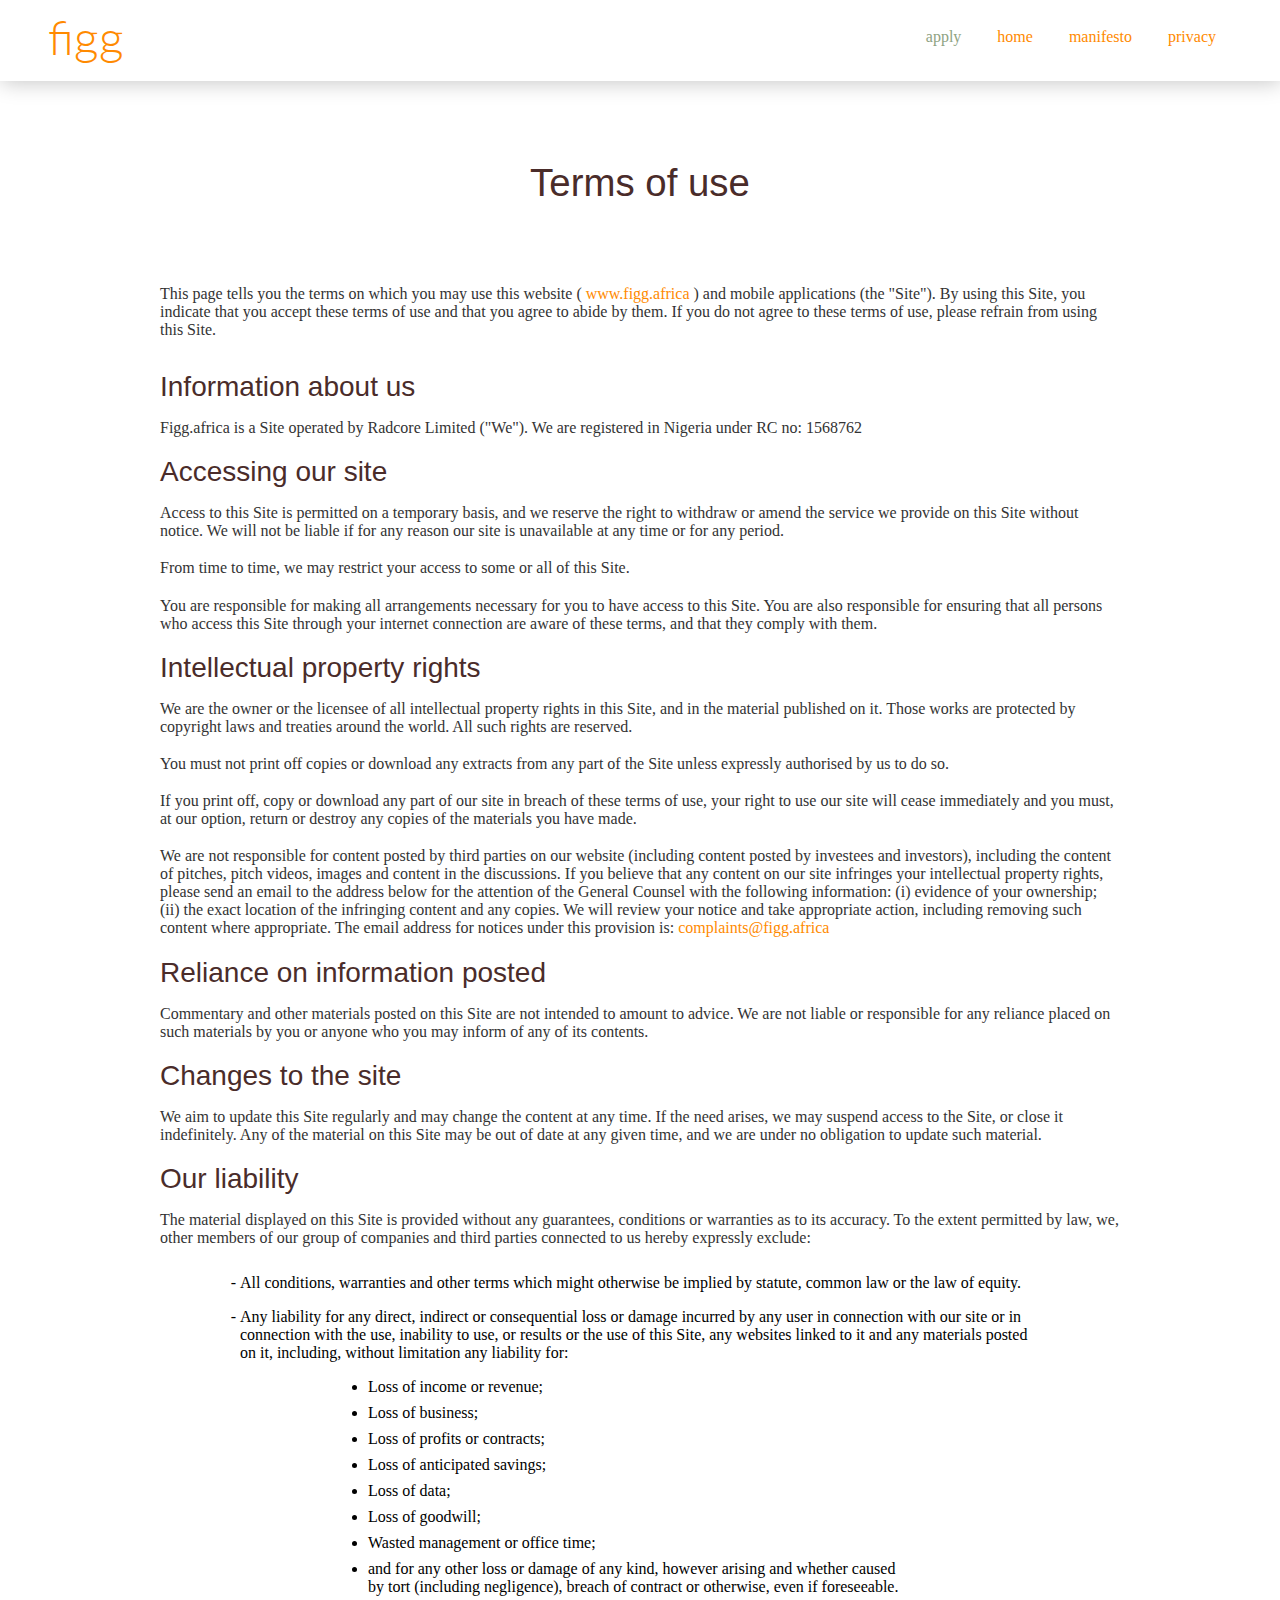
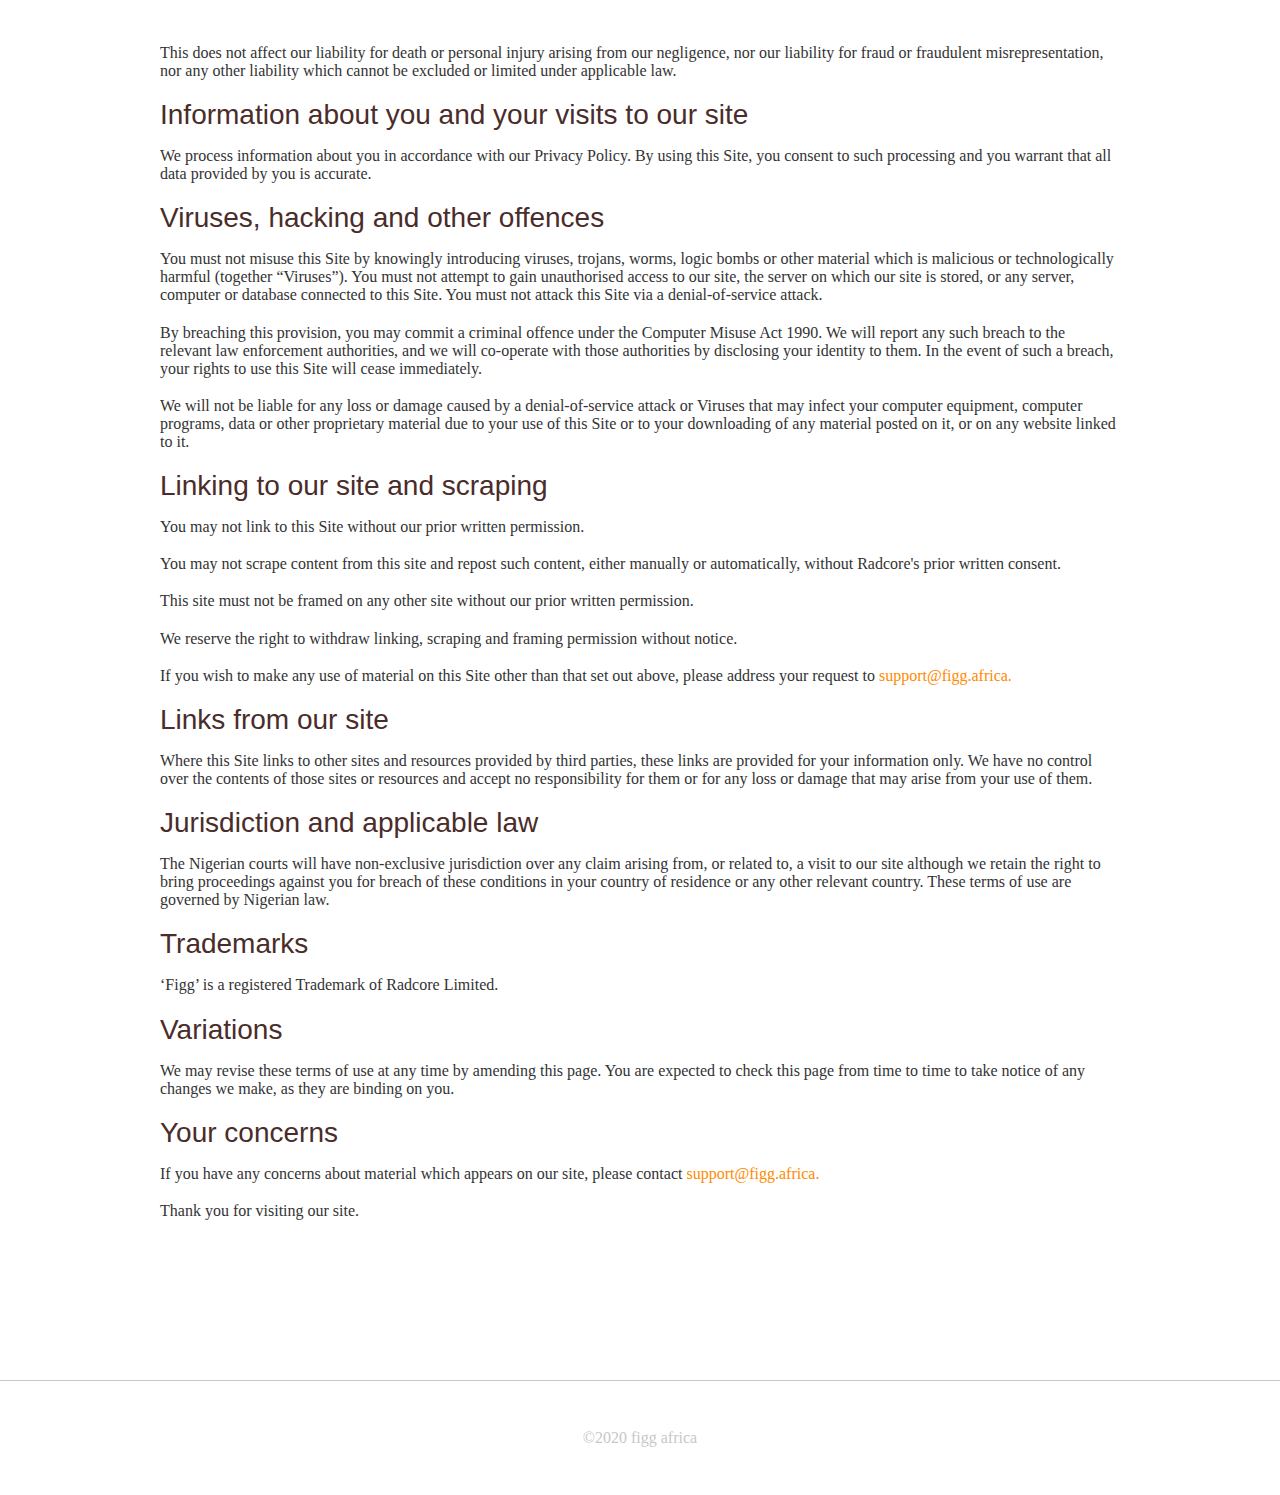
<file: terms.html>
<!DOCTYPE html>
<html lang="en">
<head>
    <meta charset="UTF-8">
    <meta name="viewport" content="width=device-width, initial-scale=1.0">
    <meta http-equiv="X-UA-Compatible" content="ie=edge">
    <link rel="stylesheet" type = "text/css" href="CSS/reset.css">
    <link rel="stylesheet" type = "text/css" href="CSS/style.css">
    <link href="https://fonts.googleapis.com/css2?family=Lato:ital,wght@0,100;0,300;0,400;0,700;0,900;1,100;1,300;1,400;1,700;1,900&display=swap" rel="stylesheet">
    <link href="https://fonts.googleapis.com/css2?family=Roboto:ital,wght@0,100;0,300;0,400;0,500;0,700;0,900;1,100;1,300;1,400;1,500;1,700;1,900&display=swap" rel="stylesheet">
    <title>figg</title>
</head>
<body>
    <div class="terms-container">
        <header class="page-header">
            <section class="nav-header">
                <a href="index.html"><h1>figg</h1></a>
            </section>
            <nav class="page-nav">
                <ul>
                    <li><a href="#"><span class = "diff-nav">apply</span></a></li>
                    <li><a href="index.html">home</a></li>
                    <li><a href="manifesto.html">manifesto</a></li>
                    <li><a href="privacy.html">privacy</a></li>
                </ul>
            </nav>
        </header>
        <main class="terms-body">
            <section class="terms-header">
                <h1 class="terms-page-title">Terms of use</h1>
            </section>
            <section class="terms-content-section-one">
                <p>This page tells you the terms on which you may use this website ( <a href="https://www.figg.africa">www.figg.africa</a> ) and mobile applications (the "Site"). By using this Site, you indicate that you accept these terms of use and that you agree to abide by them. If you do not agree to these terms of use, please refrain from using this Site.</p>
            </section>
            <section class="terms-content-sections">
                <section class="terms-content-section">
                    <h3>Information about us</h3>
                    <p>Figg.africa is a Site operated by Radcore Limited ("We"). We are registered in Nigeria under RC no: 1568762 </p>
                </section>
                <section class="terms-content-section">
                    <h3>Accessing our site</h3>
                    <p>Access to this Site is permitted on a temporary basis, and we reserve the right to withdraw or amend the service we provide on this Site without notice. We will not be liable if for any reason our site is unavailable at any time or for any period.</p>
                    <p>From time to time, we may restrict your access to some or all of this Site.</p>
                    <p>You are responsible for making all arrangements necessary for you to have access to this Site. You are also responsible for ensuring that all persons who access this Site through your internet connection are aware of these terms, and that they comply with them.</p>
                </section>
                <section class="terms-content-section">
                    <h3>Intellectual property rights</h3>
                    <p>We are the owner or the licensee of all intellectual property rights in this Site, and in the material published on it. Those works are protected by copyright laws and treaties around the world. All such rights are reserved.</p>
                    <p>You must not print off copies or download any extracts from any part of the Site unless expressly authorised by us to do so.</p>
                    <p>If you print off, copy or download any part of our site in breach of these terms of use, your right to use our site will cease immediately and you must, at our option, return or destroy any copies of the materials you have made.</p>
                    <p>We are not responsible for content posted by third parties on our website (including content posted by investees and investors), including the content of pitches, pitch videos, images and content in the discussions. If you believe that any content on our site infringes your intellectual property rights, please send an email to the address below for the attention of the General Counsel with the following information: (i) evidence of your ownership; (ii) the exact location of the infringing content and any copies. We will review your notice and take appropriate action, including removing such content where appropriate. The email address for notices under this provision is: <a href="mailto:complaints@figg.africa">complaints@figg.africa</a></p>
                    
                </section>
                <section class="terms-content-section">
                    <h3>Reliance on information posted</h3>
                    <p>Commentary and other materials posted on this Site are not intended to amount to advice. We are not liable or responsible for any reliance placed on such materials by you or anyone who you may inform of any of its contents.</p>
                </section>
                <section class="terms-content-section">
                    <h3>Changes to the site</h3>
                    <p>We aim to update this Site regularly and may change the content at any time. If the need arises, we may suspend access to the Site, or close it indefinitely. Any of the material on this Site may be out of date at any given time, and we are under no obligation to update such material.</p>
                </section>
                <section class="terms-content-section">
                    <h3>Our liability</h3>
                    <p>The material displayed on this Site is provided without any guarantees, conditions or warranties as to its accuracy. To the extent permitted by law, we, other members of our group of companies and third parties connected to us hereby expressly exclude:</p>
                    <ul>
                        <li>All conditions, warranties and other terms which might otherwise be implied by statute, common law or the law of equity.</li>
                        <li>Any liability for any direct, indirect or consequential loss or damage incurred by any user in connection with our site or in connection with the use, inability to use, or results or the use of this Site, any websites linked to it and any materials posted on it, including, without limitation any liability for:
                            <div class="nested-list">
                                <ul>
                                    <li>Loss of income or revenue;</li>
                                    <li>Loss of business;</li>
                                    <li>Loss of profits or contracts;</li>
                                    <li>Loss of anticipated savings;</li>
                                    <li>Loss of data;</li>
                                    <li>Loss of goodwill;</li>
                                    <li>Wasted management or office time;</li>
                                    <li>and for any other loss or damage of any kind, however arising and whether caused by tort (including negligence), breach of contract or otherwise, even if foreseeable.</li>
                                </ul>
                            </div>
                        </li>
                    </ul>
                    <p>This does not affect our liability for death or personal injury arising from our negligence, nor our liability for fraud or fraudulent misrepresentation, nor any other liability which cannot be excluded or limited under applicable law.</p>
                </section>
                <section class="terms-content-section">
                    <h3>Information about you and your visits to our site</h3>
                    <p>We process information about you in accordance with our Privacy Policy. By using this Site, you consent to such processing and you warrant that all data provided by you is accurate.</p>
                </section>
                <section class="terms-content-section">
                    <h3>Viruses, hacking and other offences</h3>
                    <p>You must not misuse this Site by knowingly introducing viruses, trojans, worms, logic bombs or other material which is malicious or technologically harmful (together “Viruses”). You must not attempt to gain unauthorised access to our site, the server on which our site is stored, or any server, computer or database connected to this Site. You must not attack this Site via a denial-of-service attack.</p>
                    <p>By breaching this provision, you may commit a criminal offence under the Computer Misuse Act 1990. We will report any such breach to the relevant law enforcement authorities, and we will co-operate with those authorities by disclosing your identity to them. In the event of such a breach, your rights to use this Site will cease immediately.</p>
                    <p>We will not be liable for any loss or damage caused by a denial-of-service attack or Viruses that may infect your computer equipment, computer programs, data or other proprietary material due to your use of this Site or to your downloading of any material posted on it, or on any website linked to it.</p>
                </section>
                <section class="terms-content-section">
                    <h3>Linking to our site and scraping</h3>
                    <p>You may not link to this Site without our prior written permission.</p>
                    <p>You may not scrape content from this site and repost such content, either manually or automatically, without Radcore's prior written consent.</p>
                    <p>This site must not be framed on any other site without our prior written permission.</p>
                    <p>We reserve the right to withdraw linking, scraping and framing permission without notice.</p>
                    <p>If you wish to make any use of material on this Site other than that set out above, please address your request to <a href="mailto:support@figg.africa">support@figg.africa.</a></p>
                </section>
                <section class="terms-content-section">
                    <h3>Links from our site</h3>
                    <p>Where this Site links to other sites and resources provided by third parties, these links are provided for your information only. We have no control over the contents of those sites or resources and accept no responsibility for them or for any loss or damage that may arise from your use of them.</p>
                </section>
                <section class="terms-content-section">
                    <h3>Jurisdiction and applicable law</h3>
                    <p>The Nigerian courts will have non-exclusive jurisdiction over any claim arising from, or related to, a visit to our site although we retain the right to bring proceedings against you for breach of these conditions in your country of residence or any other relevant country. These terms of use are governed by Nigerian law.</p>
                </section>
                <section class="terms-content-section">
                    <h3>Trademarks</h3>
                    <p>‘Figg’ is a registered Trademark of Radcore Limited.</p>
                </section>
                <section class="terms-content-section">
                    <h3>Variations</h3>
                    <p>We may revise these terms of use at any time by amending this page. You are expected to check this page from time to time to take notice of any changes we make, as they are binding on you.</p>
                </section>
                <section class="terms-content-section">
                    <h3>Your concerns</h3>
                    <p>If you have any concerns about material which appears on our site, please contact <a href="mailto:support@figg.africa.">support@figg.africa.</a></p>
                </section>
                <section class="terms-content-section">
                    <p>Thank you for visiting our site.</p>
                </section>
            </section>
        </main>
        <footer>
            <p>&copy;2020 figg africa</p>
        </footer>
    </div>
</body>
</html>
</file>
<file: CSS/style.css>
*{
    box-sizing: border-box;
}

h1{
    font-size: 2em;
    font-weight: bolder;
}

h2{
    font-size: 1.5em;
    font-weight: bolder;
}

h3{
    font-size: 1.17em;
    font-weight: bolder;
}

h4{
    font-size: 1em;
    font-weight: bolder;
}

h5{
    font-size: .83em;
    font-weight: bolder;
}

h6{
    font-size: .67em;
    font-weight: bolder;
}

a{
    text-decoration: none;
}

main{
    min-height: 100vh;
}

/* Home page */

.home-container, .mani-container{
    min-height: 100vh;
    height: auto;
    font-family:'Lato',sans-serif;
}

.page-header{
    width: 100%;
    display: flex;
    /* border: 3px solid red; */
    padding: 0.5rem 3rem;
    /* padding-bottom: 0; */
}

@media only screen and (max-width:720px){
    .page-header{
        padding: 0;
    }
}

.nav-header{
    width: 30%;
}

.nav-header h1{
    color: #ff8a00;
    font-weight: 300;
    font-size: 3rem;
    font-family:'Lato',sans-serif; 
}

@media only screen and (max-width:720px){
    .nav-header h1{
        margin-left: 1rem;
    }
}

.page-nav{
    width: 70%;
    display: flex;
    justify-content: flex-end;
    align-items: center;
}

.page-nav ul li{
    display: inline-block;
    padding: 0 1rem;
}

.page-nav a{
    color: #ff8a00;
    font-weight: 200;
}

.diff-nav{
    color: #8fa382;
    font-weight: bolder;
}

.diff-nav:hover{
    text-decoration: underline;
}



.page-nav a:hover{
    text-decoration: underline;
}

/* homepage banner */

.home-body{
    /* border: 3px solid red; */
    height: auto;
    width: 100%;
    margin-top: 2rem;
}

.home-banner{
    /* border: 3px solid black; */
    height: 100%;
    width: 100%;
    display: flex;
    align-items: center;
    padding: 0 3rem;
}

@media only screen and (max-width:720px){
    .home-banner{
        /* border: 3px solid black; */
        padding: 0.5rem;
    }
}

.banner-text{
    /* border: 3px solid black; */
    height: 100%;
    width: 50%;
    display: flex;
    flex-direction: column;
    justify-content: center;
    margin-left: 3rem;
}

@media only screen and (max-width:720px){
    .banner-text{
        margin-left: 0.2rem;
    }
}

.banner-text h1{
    color: #ff8a00;
    font-weight: 300;
    min-height: 4.875rem;
}

.banner-text p{
    margin: 1rem 0;
    color: #4a2c2a;
    font-weight: 300;
}

.banner-text button{
    background-color:#ff8a00;
    border: 1px solid #ff8a00;
    color: #fff;
    width: 20%;
    margin: 2rem auto;
    padding: 0.8rem 2rem;
    display: block;
}


.banner-text button:hover {
    background-color:#4a2c2a;
    border: 1px solid #4a2c2a;
}

@media only screen and (max-width:720px){
    .banner-text button{
        width: 70%;
        margin: 2rem 0;
    }

    .banner-text button:hover {
        background-color:#ff8a00;
        border: 1px solid #ff8a00;
    }
}

.banner-image{
    /* border: 3px solid black; */
    height: 100%;
    width: 50%;
}

.banner-image img{
    width: 100%;
    height: 100%;
}

.home-sec-two{
    height: 400px;
    width: 100%;
    background-color: #4a2c2a;
    color: #fff;
    display: flex;
    flex-direction: column;
    justify-content: center;
    align-items: center;
}


.home-sec-two h1{
    color: #fff;
    margin: 1.5rem;
    font-weight: lighter;
}

.home-sec-two button{
    background-color:#ff8a00;
    border: 1px solid #ff8a00;
    color: #fff;
    padding: 0.8rem 2rem;
    display: block;
}

.home-sec-two button:hover {
    background-color:#fff;
    border: 1px solid #fff;
    color: #4a2c2a;
}

@media only screen and (max-width:720px){
    .home-sec-two button{
        width: 100%;
        padding: 0.8rem 5rem;
        margin-top: 2rem;
    }

    .banner-text button:hover {
        background-color:#ff8a00;
        border: 1px solid #ff8a00;
    }
}

/* home footer */

footer{
    padding: 3rem;
    text-align: center;
    color: #c8c8c8;
}


/* Manifesto */

.manifesto-body{
    background-color: #4a2c2a;
    margin-top: 1rem;
    color: #fff;
    font-family: 'Roboto', sans-serif;
}

.page-title{
    margin-bottom: 2rem;
    font-family: 'Roboto', sans-serif;
    font-weight: 300;
    color: #ff8a00;
    border-left: 3px solid #ff8a00;
    padding: 2rem ;
    margin: 2rem;
    margin-top: 4rem;
}

@media only screen and (max-width:720px){
    .page-title{
        margin-left: 2rem ;
        padding: 0.5rem;
    }
}

.mani-header{
    border: 5px solid #4a2c2a;
    padding-left: 4rem;
}

@media only screen and (max-width:720px){
    .mani-header{
        padding-left: 0;
        border: 1px solid #4a2c2a;
    }
}

.manifesto-body p{
    width: 70%;
    margin: 2rem auto;
    margin-bottom: 3rem;
}

.mani-text{
    font-size: 200%;
    font-weight: 200;
    padding-bottom: 8rem;
}

@media only screen and (max-width:720px){
    .manifesto-body p{
        width: 95%;
        font-size: 100%;
    }
}


/* Terms */

.terms-body{
    /* border: 3px solid black; */
    min-height: 100vh;
    padding: 0 10rem;
}

@media only screen and (max-width:720px){
    .terms-body{
        padding: 0 1rem;
    }
}

.terms-body ul{
    list-style-type: "- ";
    padding: 0.5rem 5rem;
}

.terms-body ol{
    padding: 0.5rem 5rem;
}

.terms-body ol li{
    padding-left: 1rem;
}

@media only screen and (max-width:720px){
    .terms-body ul{
        padding: 0.5rem 2rem;
    }
    .terms-body ol{
        padding: 1rem;
    }
}

.terms-body ul li{
    margin-bottom: 1rem;
}

.nested-list ul{
    list-style-type: disc;
    padding: 1rem 8rem;
}

@media only screen and (max-width:720px){
    .nested-list ul{
        padding: 0.5rem 3rem;
    }
}

.nested-list ul li{
    margin-bottom: 0.5rem;
}

.terms-body a{
    color: #ff8a00;
}

.terms-body a:hover{
    text-decoration: underline;
}

@media only screen and (max-width:720px){
    .terms-body a:hover{
        text-decoration: none;
    }
}


.terms-header{
    /* border: 1px solid red; */
    color: #4a2c2a;
    text-align: center;
    font-family: Verdana, Geneva, Tahoma, sans-serif;
    font-weight: 320;
    margin-top: 2rem;
    margin-bottom: 5rem;
    font-size: 1.2em;
}

@media only screen and (max-width:720px){
    .terms-header{
        margin-bottom: 3rem;
    }
}

.terms-content-section-one{
    /* border: 1px solid blue; */
    margin-bottom: 2rem;
}


.terms-content-section-one p{
    color: #333;
}

.terms-content-sections{
    /* border: 1px solid green; */
}

.terms-content-section {
    /* border: 1px solid red; */
}

.terms-content-section h3{
    font-size: 1.75em;
    color: #4a2c2a;
    font-family: Verdana, Geneva, Tahoma, sans-serif;
    font-weight: 320;
    margin-bottom: 1rem;
}

.terms-content-section p{
    color: #333;
    margin-bottom: 1.2rem;
}

.terms-container .page-header{
    box-shadow: 1px 2px 20px #c8c8c8;
    margin-bottom: 5rem;
    padding-bottom: 1rem;
}

.terms-container footer{
    margin-top: 10rem;
    border-top: 0.2px solid #c8c8c8;
}


/* Privacy */
.privacy-body{
    color: #333;
}

.privacy-date h2{
    color: #4a2c2a;
    font-family: Verdana, Geneva, Tahoma, sans-serif;
    font-weight: 300;
    margin-bottom: 2rem;
}

.terms-content-section h4{
    color: #4a2c2a;
    margin-bottom: 1rem;
    font-size: 1.3em;
    font-weight: 600;
}

.terms-content-section h5{
    color: #4a2c2a;
    margin-bottom: 0.7rem;
    font-size: 1.1em;
    font-weight: 600;
    
}

.privacy-nested-list li{
    list-style-type: '-';
}

table{
    color: #333;
    border-collapse: collapse;
    font-size: 14px;
}

table tr th{
    font-weight: bolder;
    color: #4a2c2a;
}

table tr td{
    color: #333;
}

table tr th, table tr td{
    
    padding: 1rem;
}

.table-list ol li{
    margin-bottom: 0.5rem;
}

.table-list-style2 ol{
    padding-left: 1rem;
    padding-top: 1rem;
}

.third-party-links li a{
    color: #333;
    text-decoration: underline;
}

.disclosure-list li{
    margin-bottom: 0.5rem;
}
</file>
